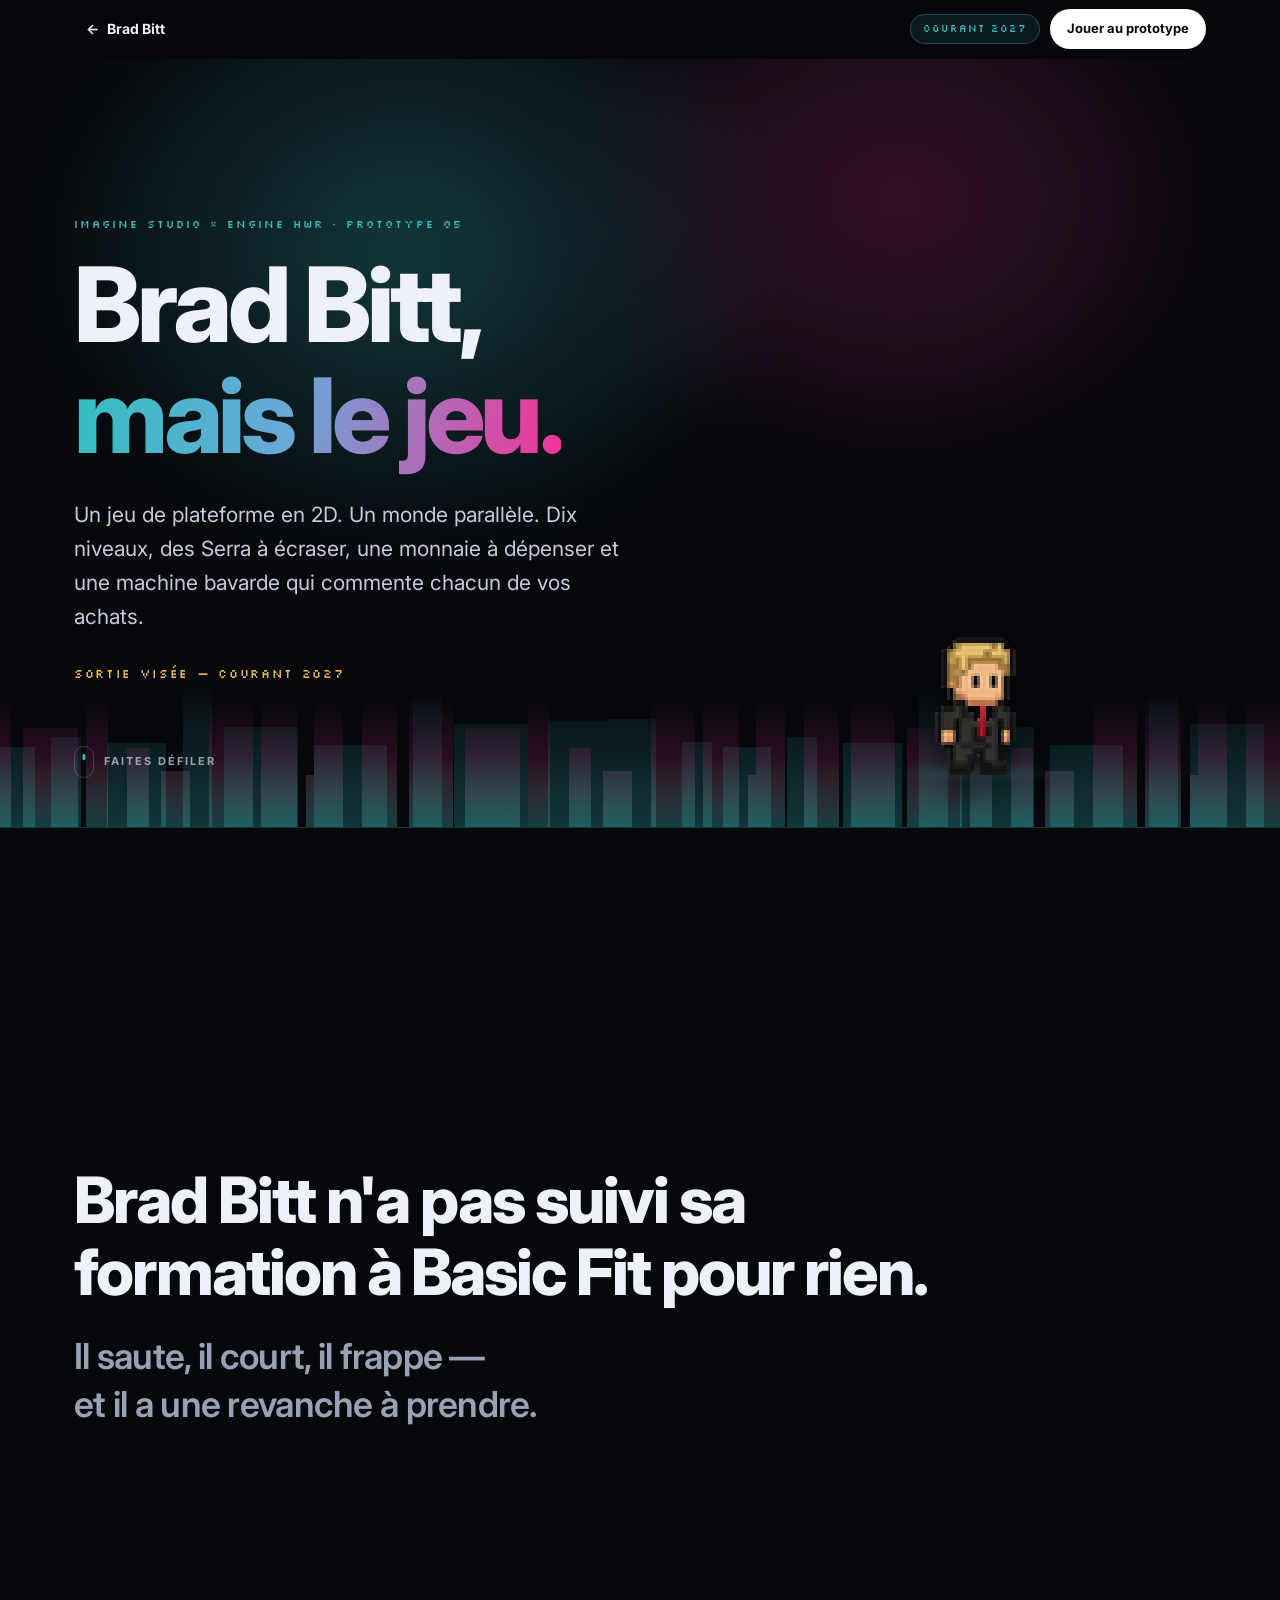
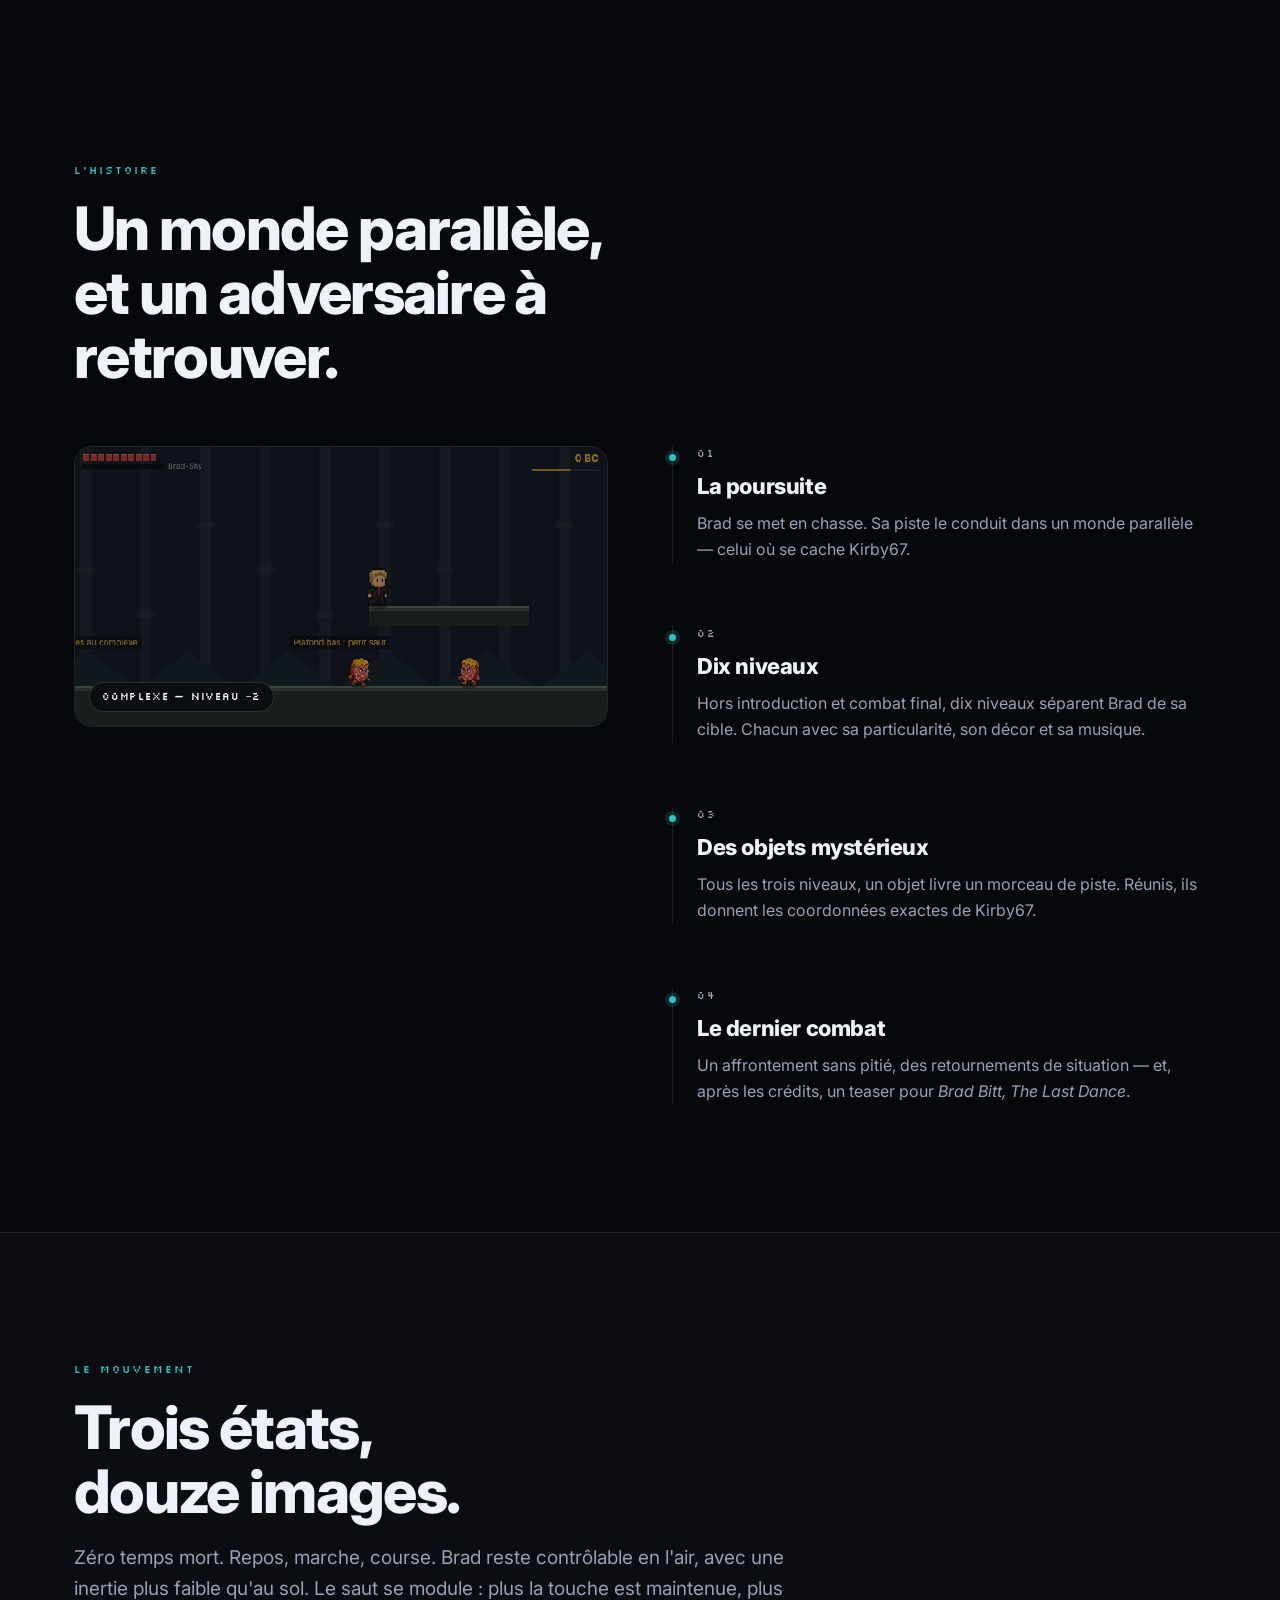
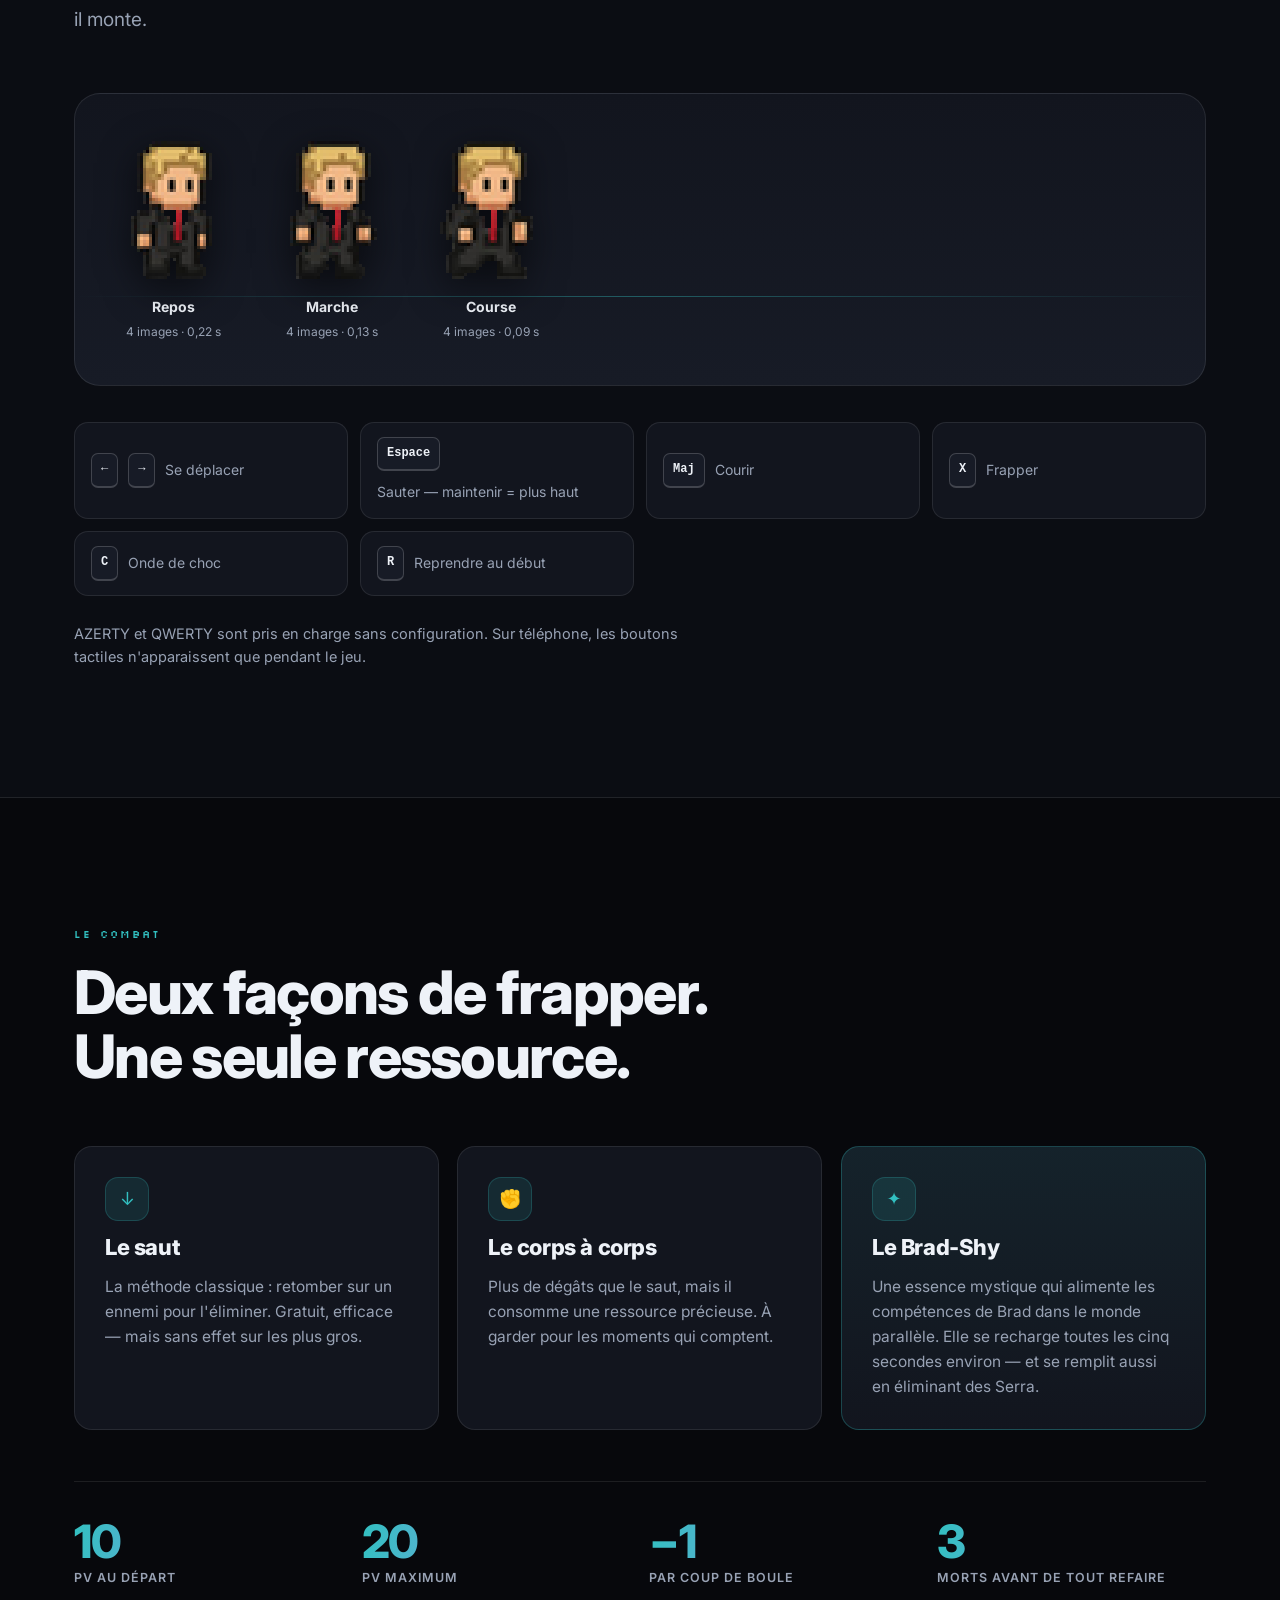
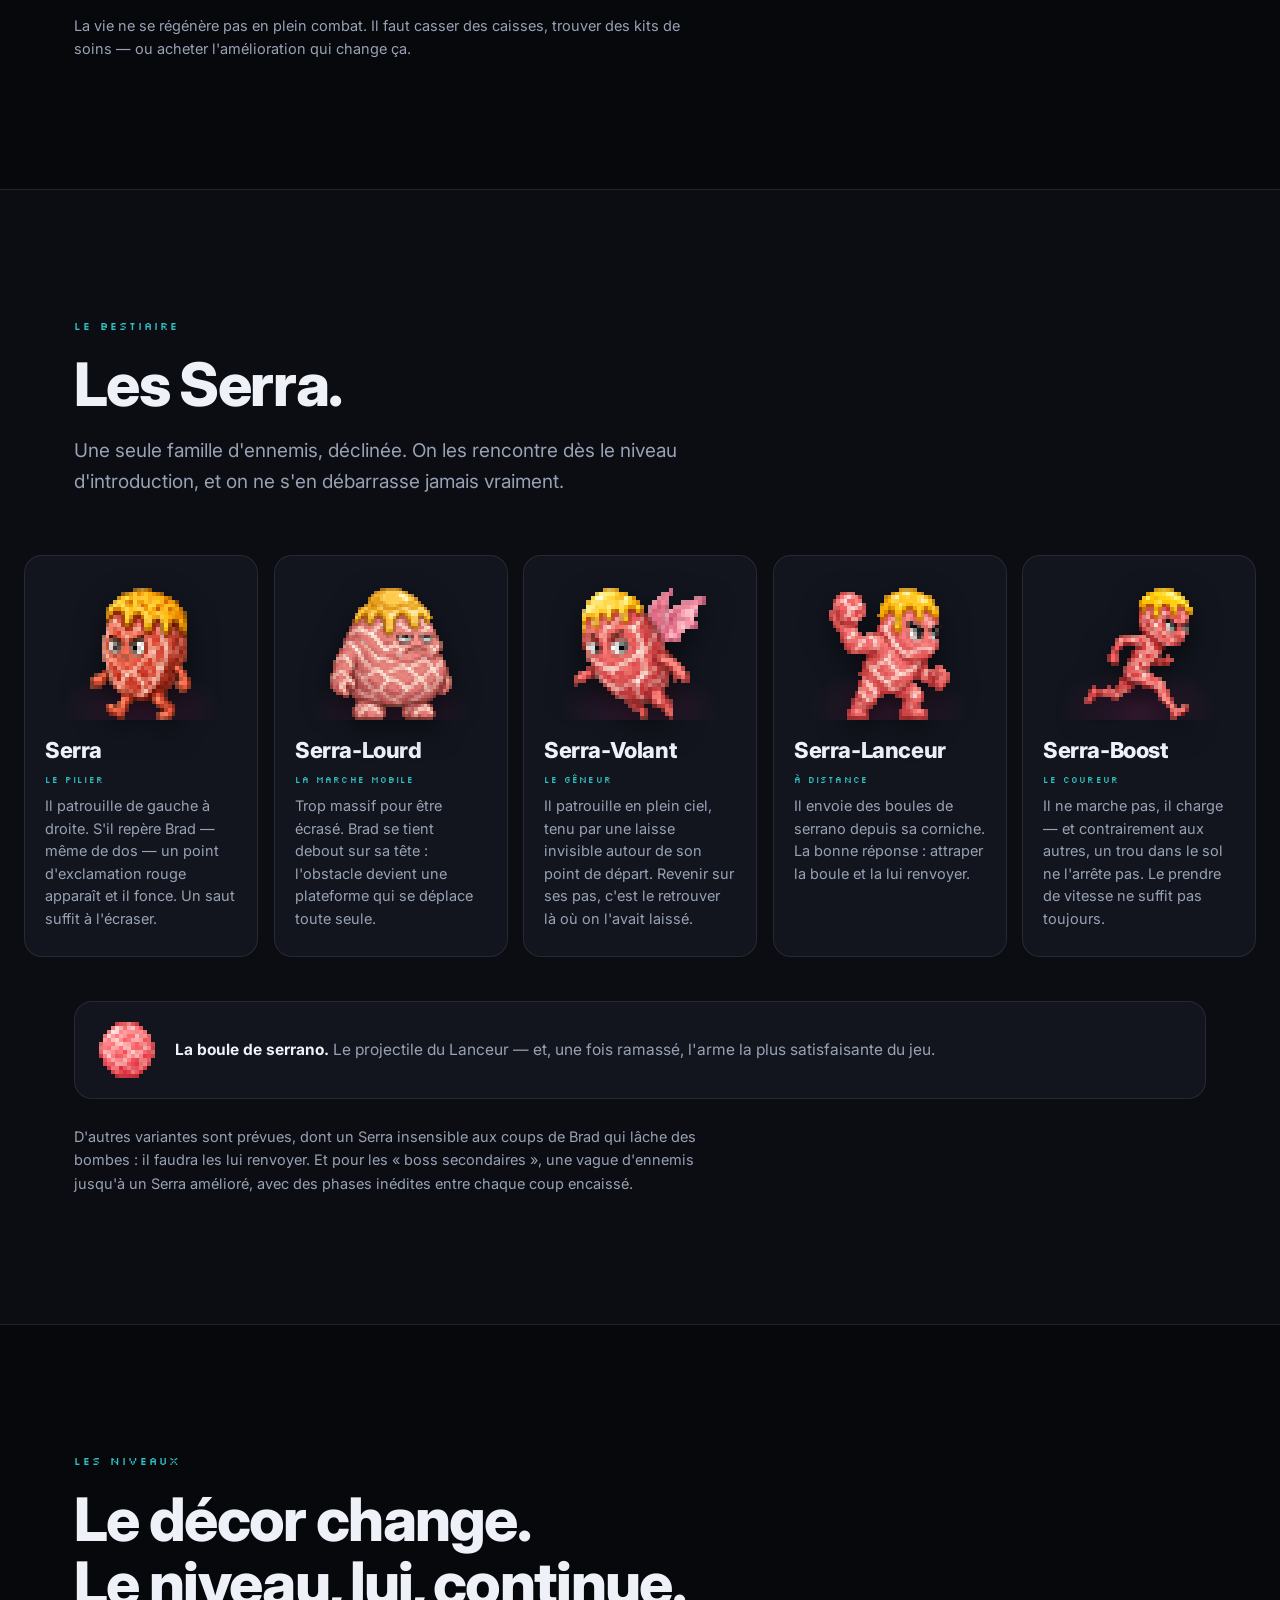
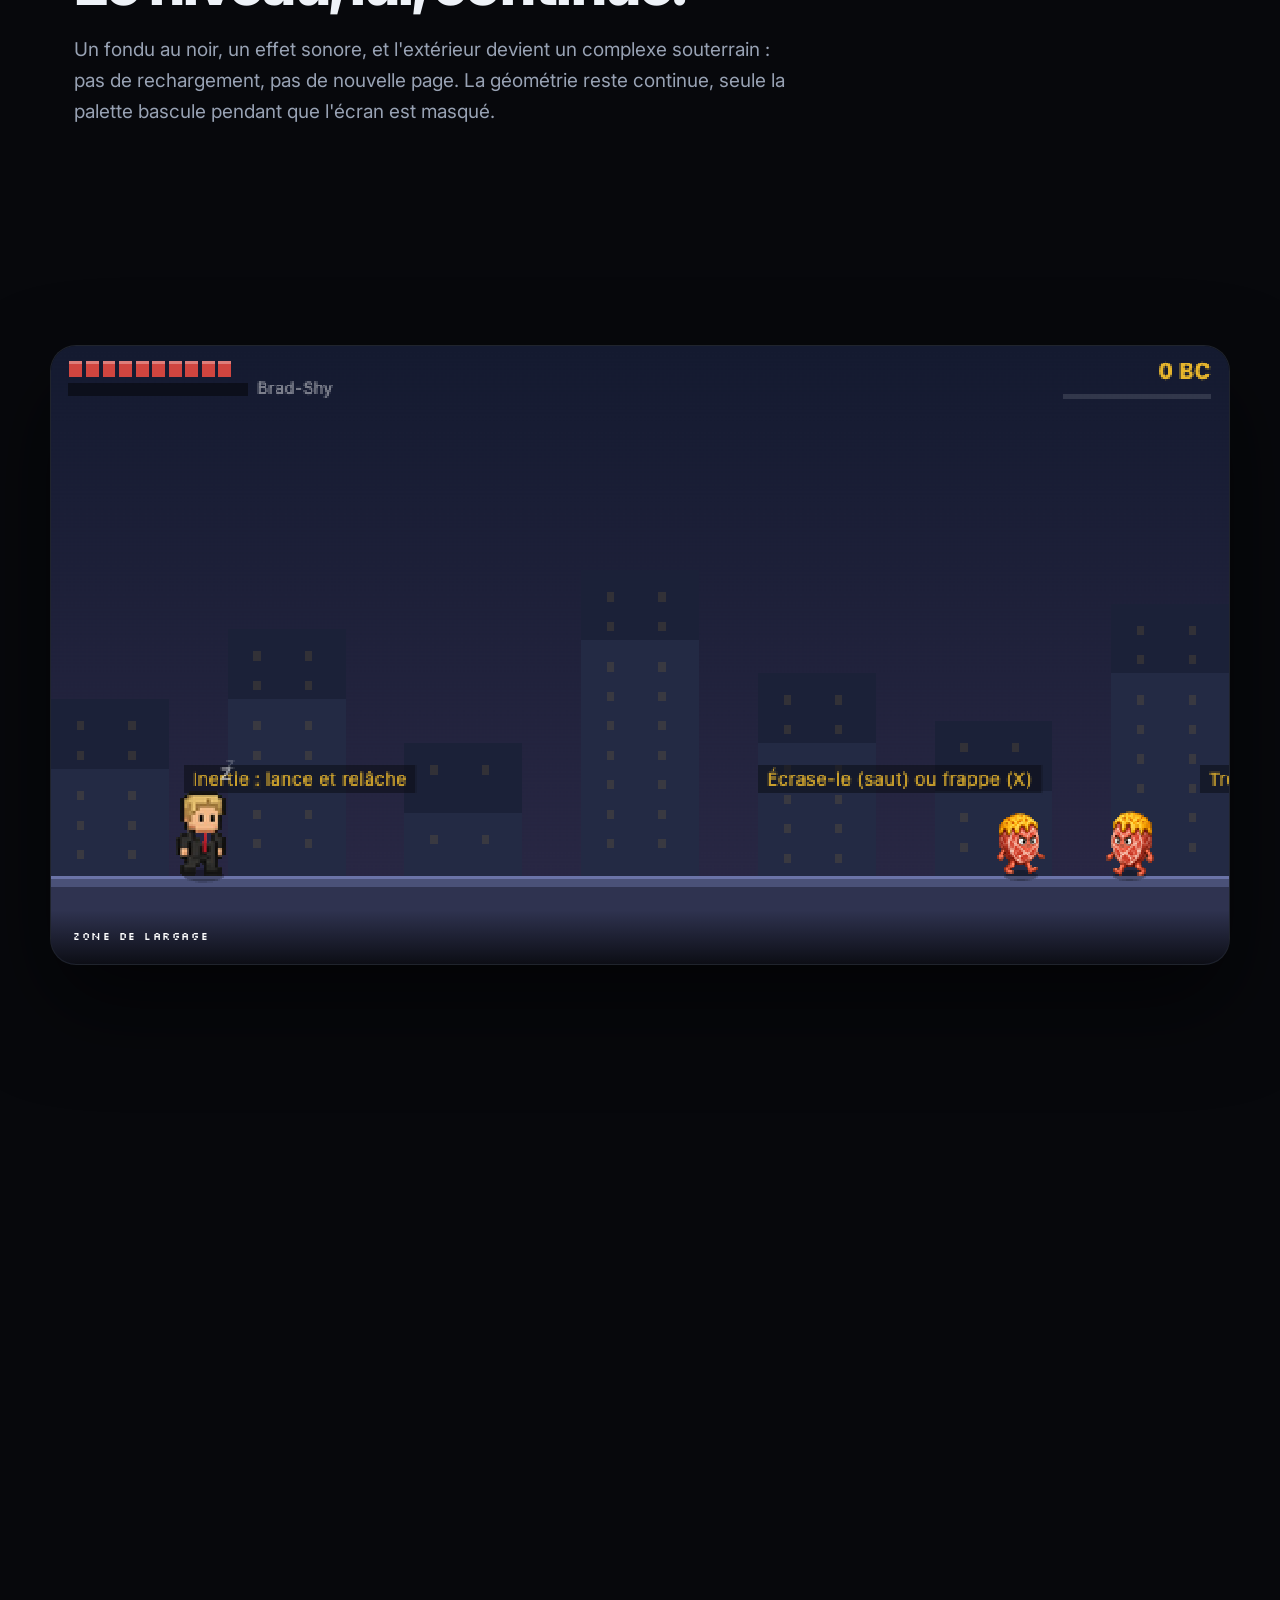
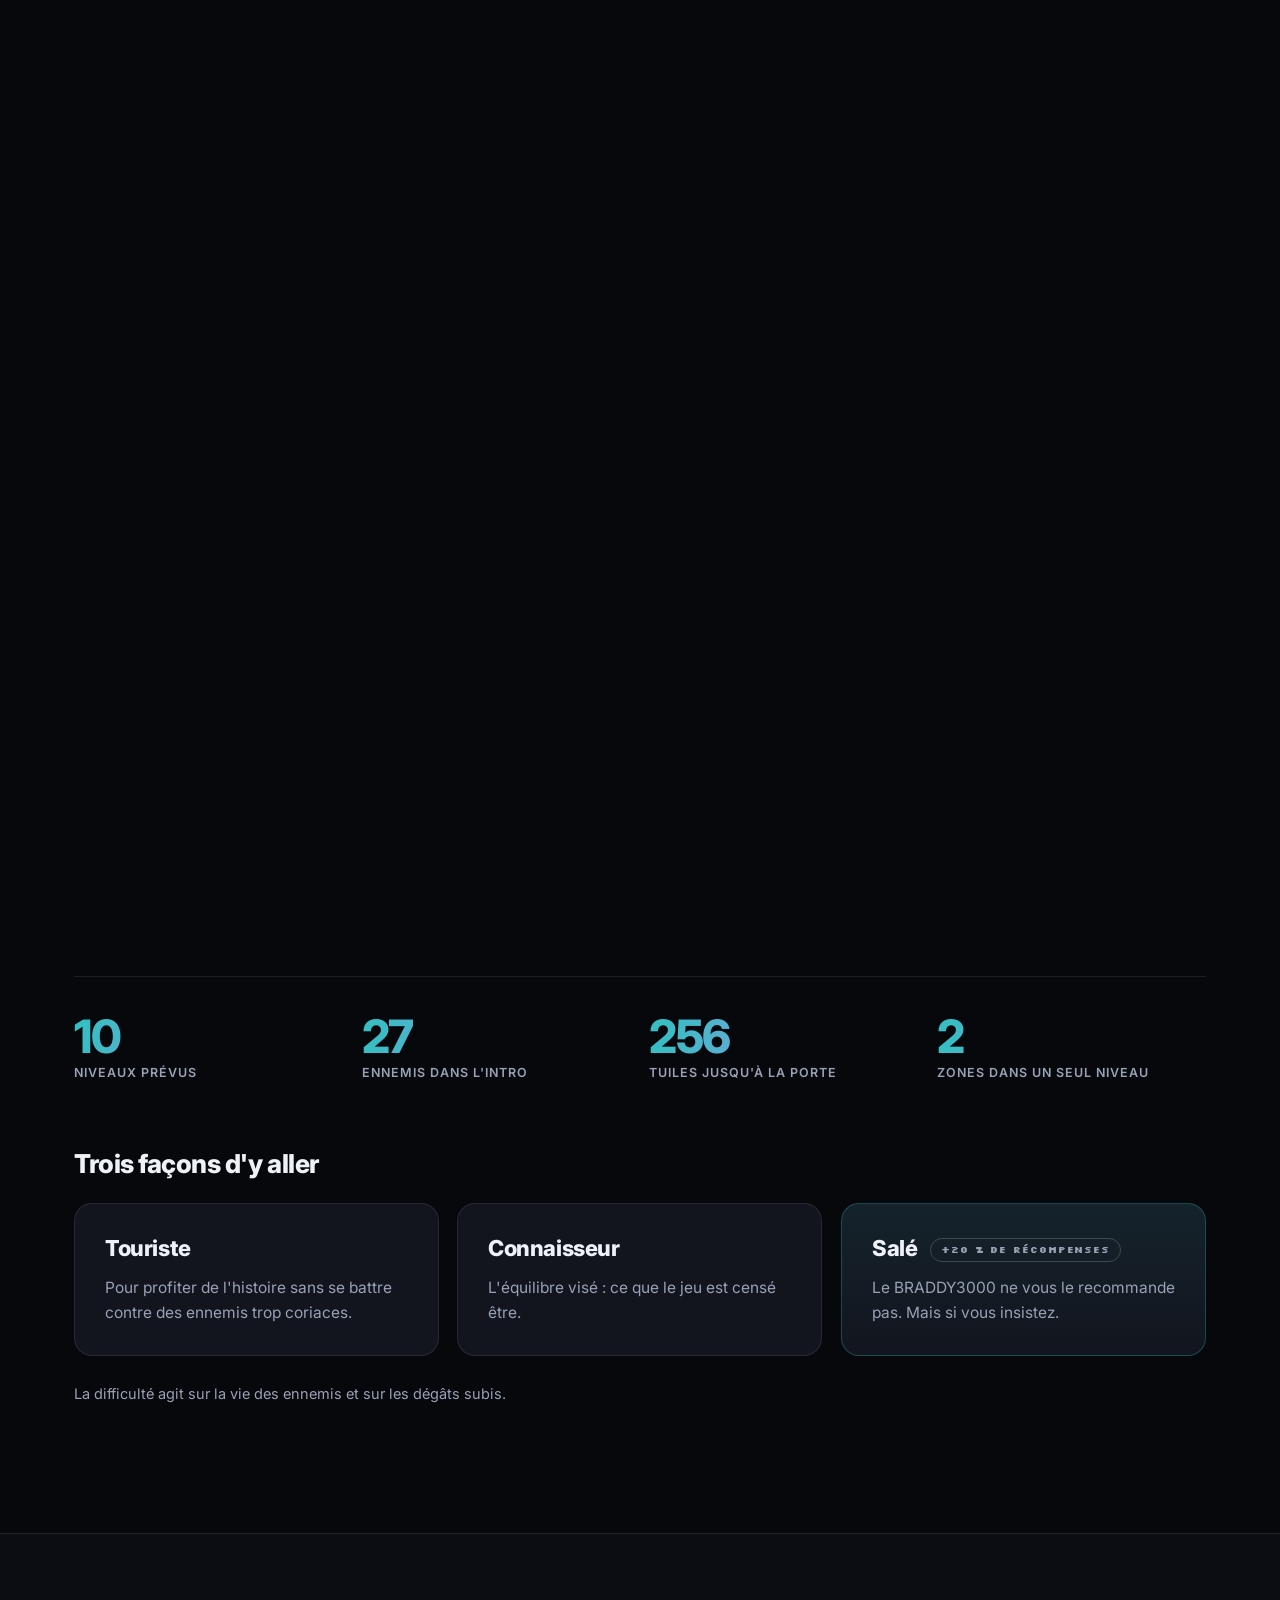
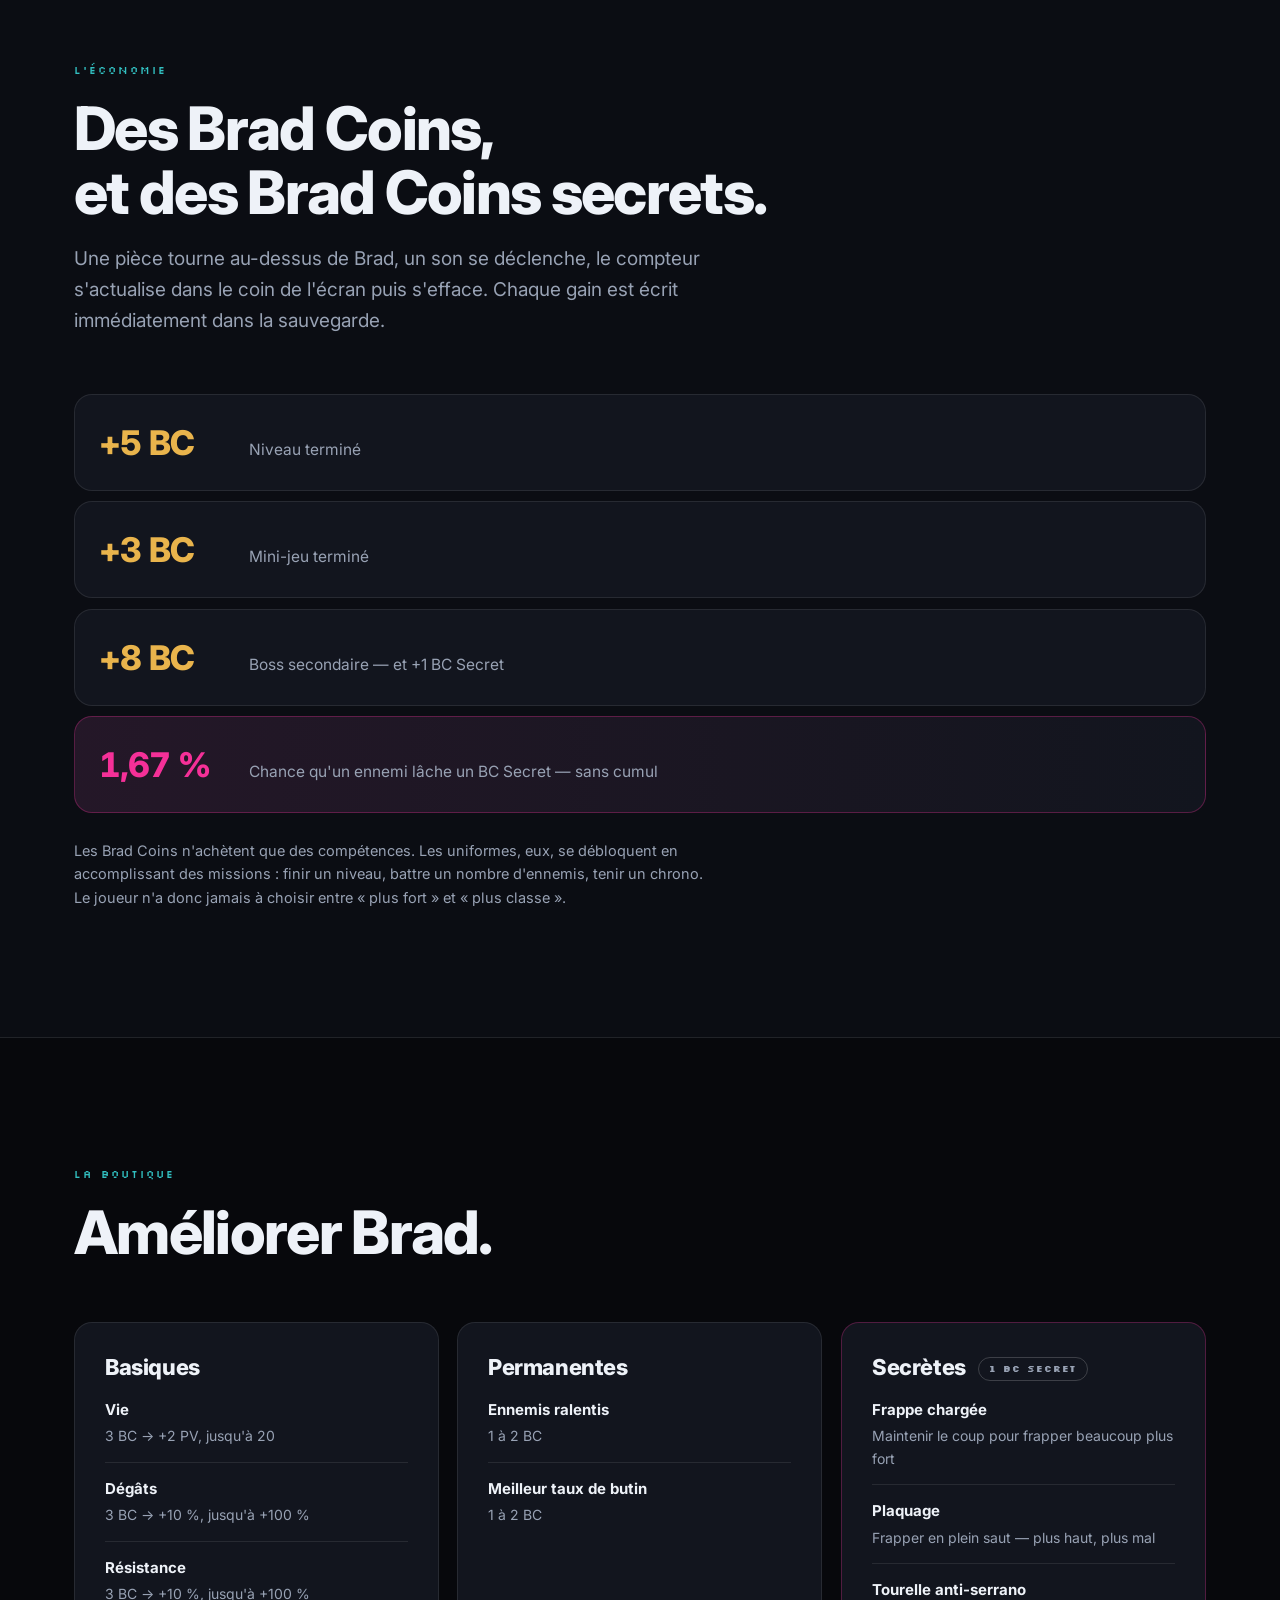
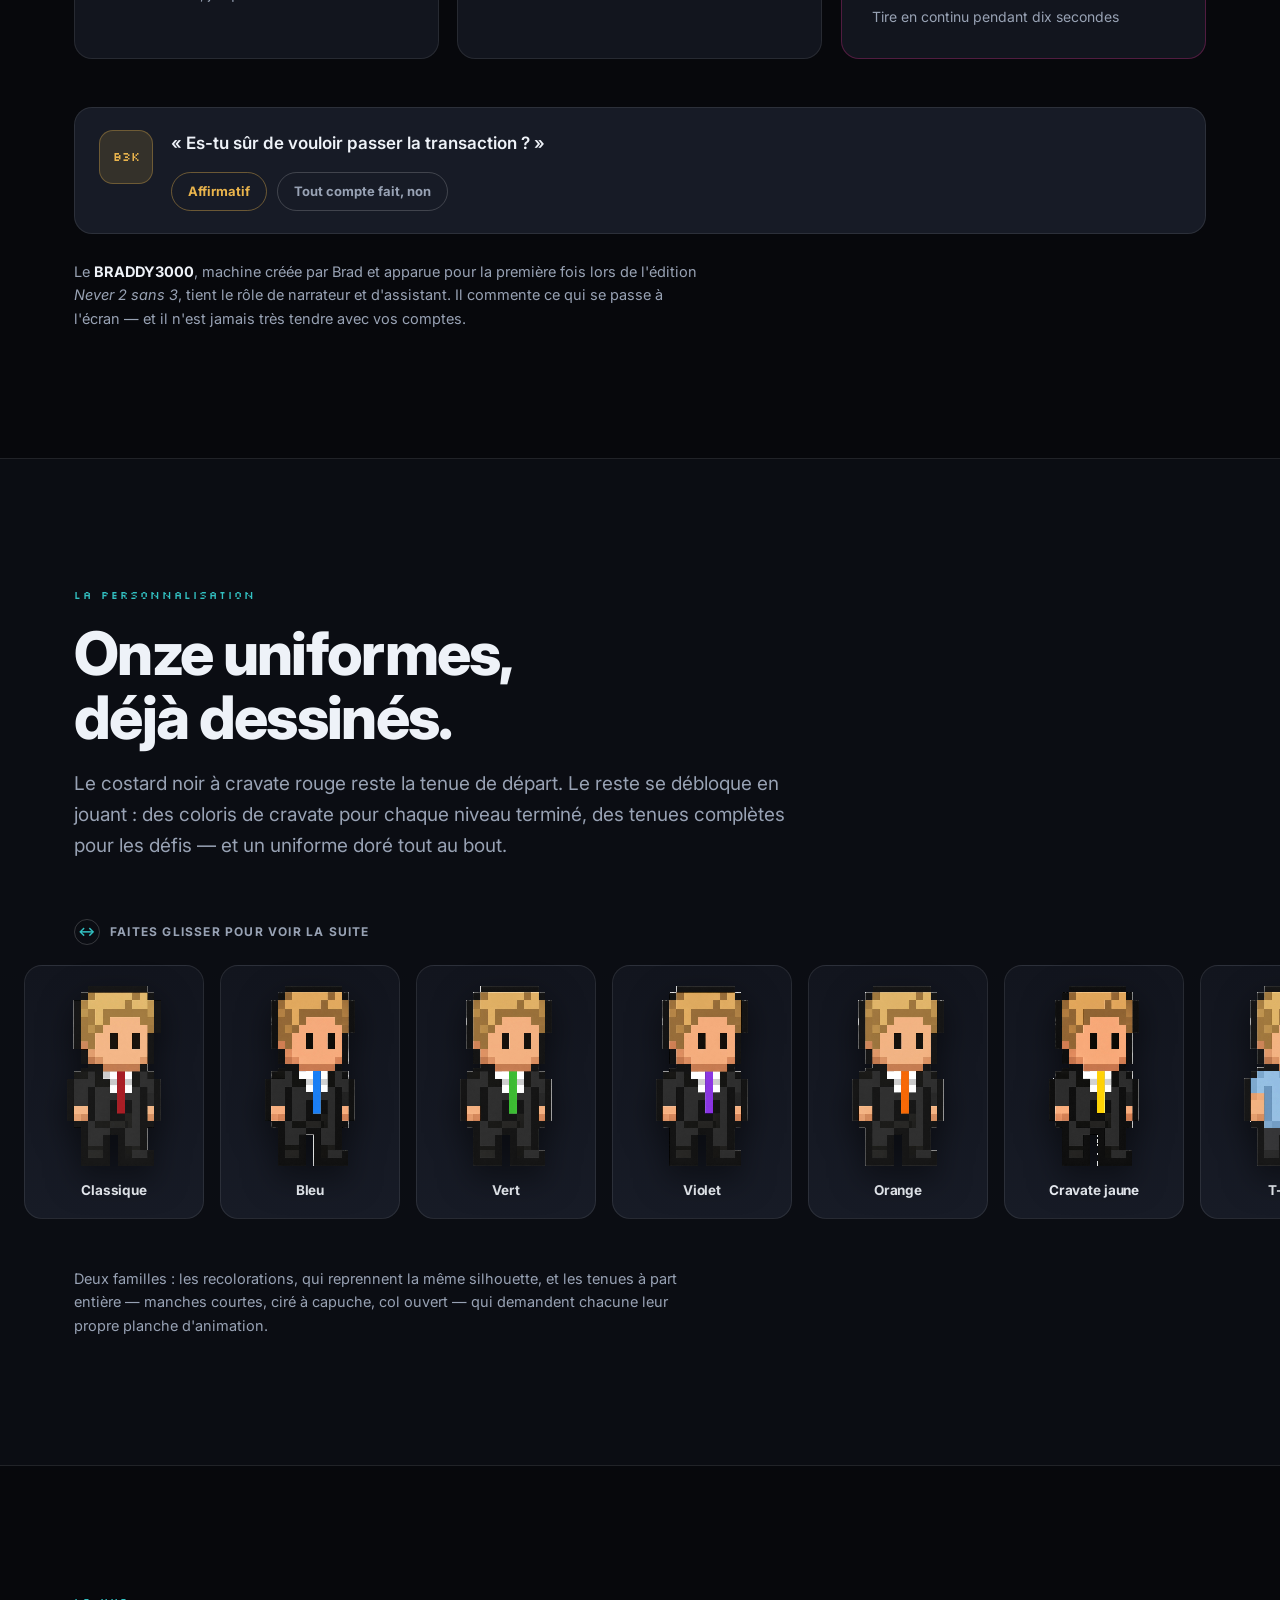
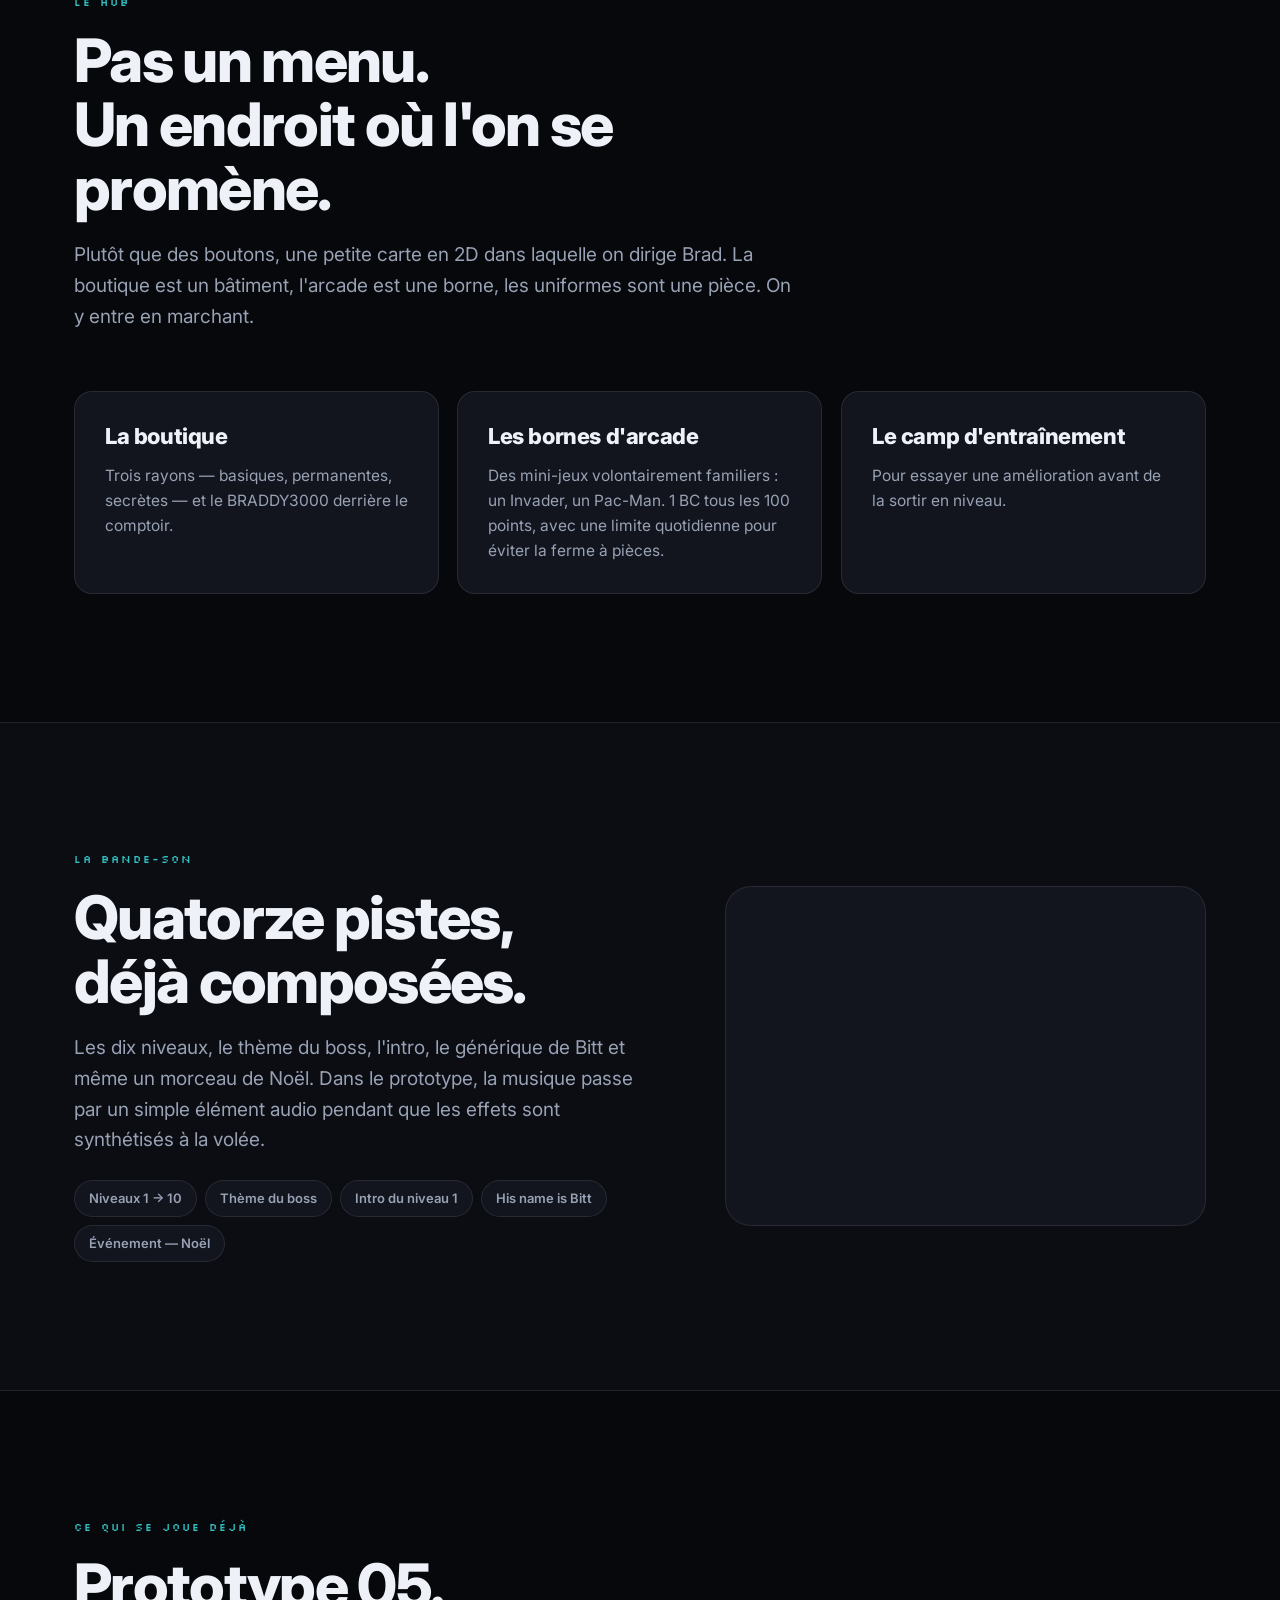
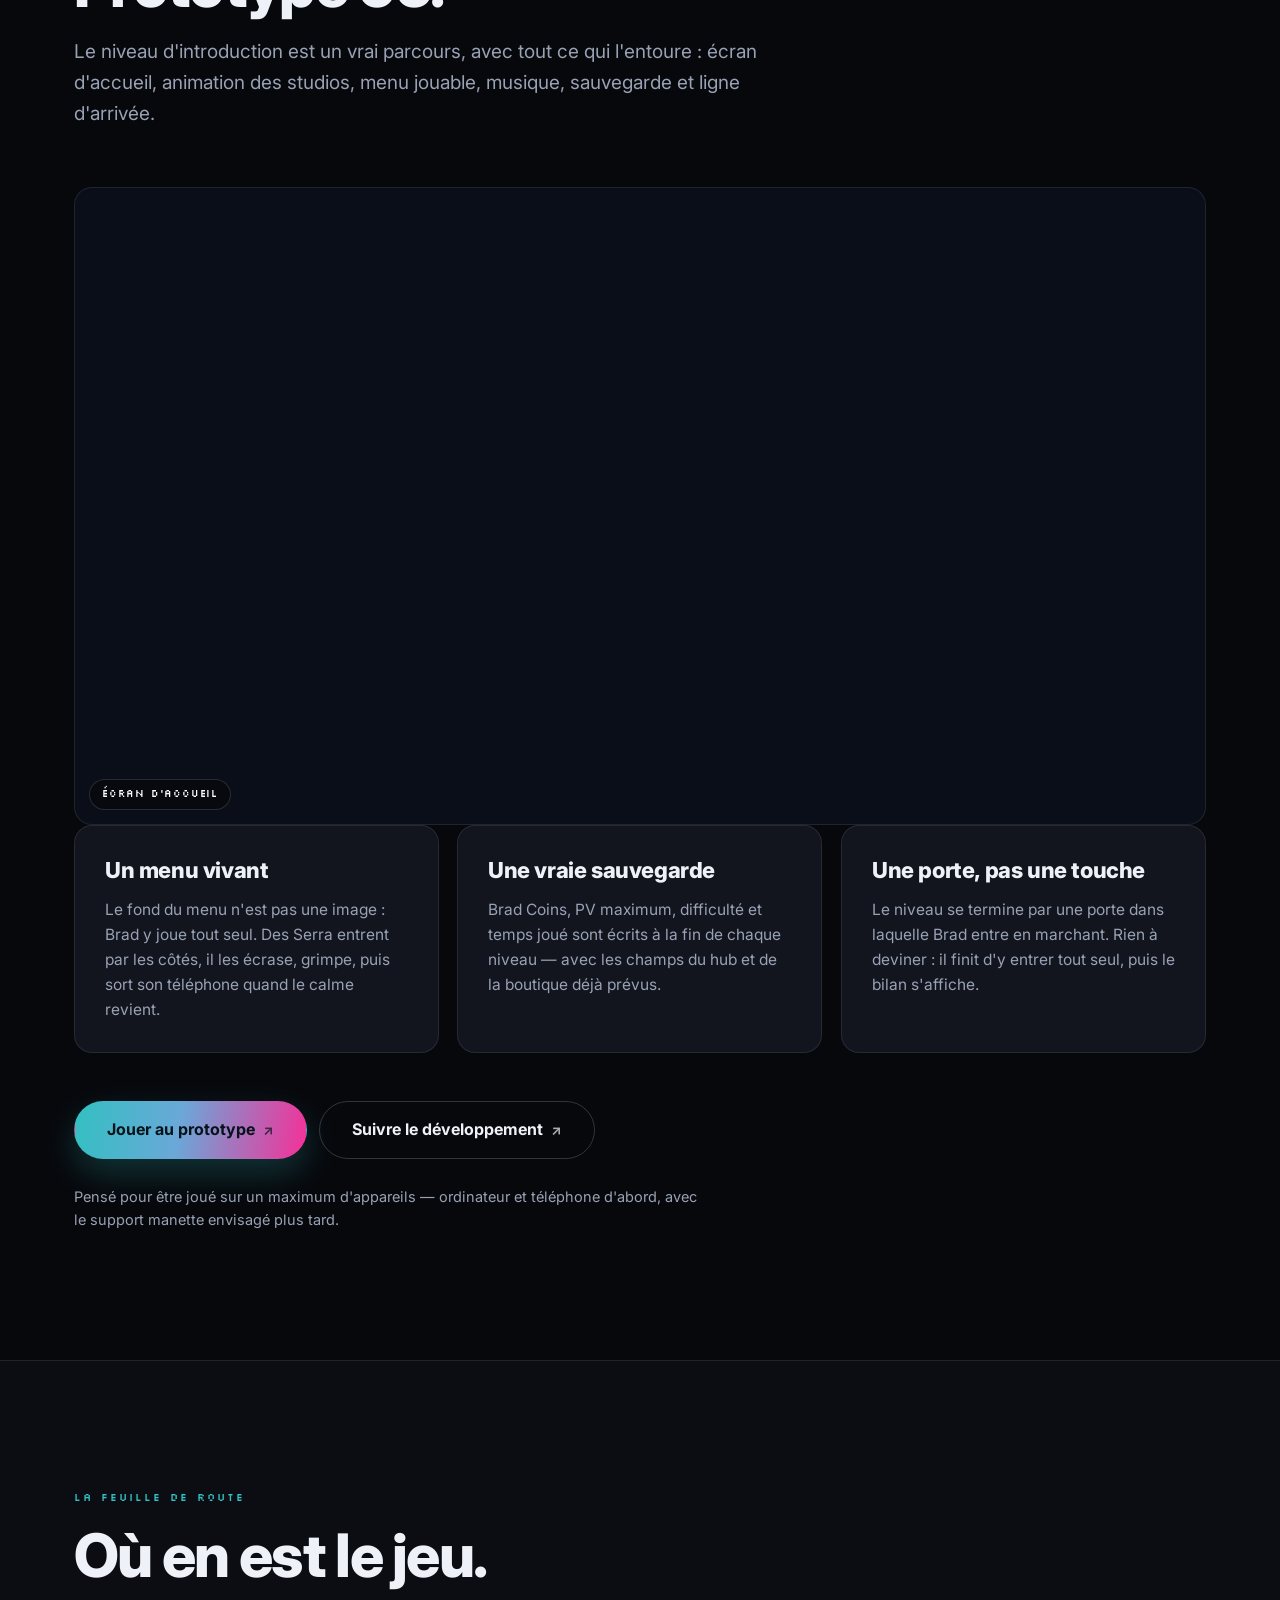
<file: jeu.html>
<!doctype html>
<html lang="fr">
<head>
  <meta charset="utf-8">
  <meta name="viewport" content="width=device-width,initial-scale=1,viewport-fit=cover">
  <title>Brad Bitt, mais le jeu — la présentation</title>
  <meta name="description" content="Brad Bitt, mais le jeu : l'histoire, les déplacements, le combat, les Serra, les niveaux, les Brad Coins, les uniformes et la feuille de route. Sortie visée courant 2027.">

  <link rel="preconnect" href="https://fonts.googleapis.com">
  <link rel="preconnect" href="https://fonts.gstatic.com" crossorigin>
  <link href="https://fonts.googleapis.com/css2?family=Inter:wght@300;400;500;600;700;800;900&family=Silkscreen:wght@400;700&display=swap" rel="stylesheet">

  <link rel="stylesheet" href="jeu.css">

  <link rel="icon" type="image/svg+xml" href="images/web/favicon.svg">
  <link rel="icon" type="image/png" sizes="96x96" href="images/web/favicon-96x96.png">
  <link rel="shortcut icon" href="favicon.ico">
  <link rel="apple-touch-icon" sizes="180x180" href="images/web/apple-touch-icon.png">
  <meta name="theme-color" content="#07080c">
</head>
<body>
  <a class="skip-link" href="#hero">Aller au contenu</a>

  <div class="progress" aria-hidden="true"><span id="progress-bar"></span></div>

  <header class="bar">
    <div class="wrap bar-inner">
      <a class="bar-back" href="index.html">
        <span aria-hidden="true">←</span> Brad&nbsp;Bitt
      </a>
      <p class="bar-title" id="bar-title">mais le jeu</p>
      <div class="bar-right">
        <span class="bar-pill">Courant 2027</span>
        <a class="btn btn-mini" href="https://moonlit-lolly-fa2262.netlify.app" target="_blank" rel="noopener noreferrer">Jouer au prototype</a>
      </div>
    </div>
  </header>

  <main>

  <!-- ============================== HERO ============================== -->
  <section class="hero" id="hero">
    <div class="hero-art" aria-hidden="true">
      <div class="hero-aura"></div>
      <div class="hero-sky hero-sky-far"></div>
      <div class="hero-sky hero-sky-near"></div>
      <div class="hero-floor"></div>
    </div>

    <div class="wrap hero-inner">
      <div class="hero-copy">
        <p class="kicker up">IMAGINe Studio <span aria-hidden="true">×</span> Engine HwR · Prototype 05</p>
        <h1 class="up">Brad Bitt,<br><span class="grad">mais le jeu.</span></h1>
        <p class="hero-lead up">Un jeu de plateforme en 2D. Un monde parallèle.
          Dix niveaux, des Serra à écraser, une monnaie à dépenser
          et une machine bavarde qui commente chacun de vos achats.</p>
        <p class="hero-date up"><strong>Sortie visée — courant 2027</strong></p>
        <div class="hero-cue up" aria-hidden="true"><span></span>Faites défiler</div>
      </div>

      <div class="hero-figure up" aria-hidden="true">
        <div class="brad brad-repos brad-xl"></div>
      </div>
    </div>
  </section>

  <!-- ============================ PROMESSE ============================ -->
  <section class="statement" id="promesse">
    <div class="wrap">
      <p class="big">
        <span class="up">Brad Bitt n'a pas suivi sa formation à Basic&nbsp;Fit pour rien.</span>
        <span class="up dim">Il saute, il court, il frappe —<br>et il a une revanche à prendre.</span>
      </p>
    </div>
  </section>

  <!-- ============================ HISTOIRE ============================ -->
  <section class="section" id="histoire">
    <div class="wrap">
      <header class="head up">
        <p class="kicker">L'histoire</p>
        <h2>Un monde parallèle,<br>et un adversaire à retrouver.</h2>
      </header>
    </div>

    <div class="wrap split">
      <div class="split-media">
        <div class="frame up">
          <img src="images/jeu/captures/complexe.png" alt="Capture du jeu : le complexe, niveau −2, avec un Serra-Lanceur sur une plateforme" loading="lazy" width="1920" height="1008">
          <span class="frame-tag">Complexe — niveau −2</span>
        </div>
      </div>

      <ol class="steps">
        <li class="up">
          <span class="step-num">01</span>
          <h3>La poursuite</h3>
          <p>Brad se met en chasse. Sa piste le conduit dans un monde parallèle —
            celui où se cache Kirby67.</p>
        </li>
        <li class="up">
          <span class="step-num">02</span>
          <h3>Dix niveaux</h3>
          <p>Hors introduction et combat final, dix niveaux séparent Brad de sa cible.
            Chacun avec sa particularité, son décor et sa musique.</p>
        </li>
        <li class="up">
          <span class="step-num">03</span>
          <h3>Des objets mystérieux</h3>
          <p>Tous les trois niveaux, un objet livre un morceau de piste.
            Réunis, ils donnent les coordonnées exactes de Kirby67.</p>
        </li>
        <li class="up">
          <span class="step-num">04</span>
          <h3>Le dernier combat</h3>
          <p>Un affrontement sans pitié, des retournements de situation —
            et, après les crédits, un teaser pour <em>Brad Bitt, The Last Dance</em>.</p>
        </li>
      </ol>
    </div>
  </section>

  <!-- =========================== MOUVEMENT =========================== -->
  <section class="section alt" id="mouvement">
    <div class="wrap">
      <header class="head up">
        <p class="kicker">Le mouvement</p>
        <h2>Trois états,<br>douze images.</h2>
        <p class="lead">Zéro temps mort. Repos, marche, course. Brad reste contrôlable en l'air, avec une inertie plus faible
          qu'au sol. Le saut se module : plus la touche est maintenue, plus il monte.</p>
      </header>

      <div class="sprites up">
        <figure><div class="brad brad-repos"></div><figcaption>Repos<span>4 images · 0,22 s</span></figcaption></figure>
        <figure><div class="brad brad-marche"></div><figcaption>Marche<span>4 images · 0,13 s</span></figcaption></figure>
        <figure><div class="brad brad-course"></div><figcaption>Course<span>4 images · 0,09 s</span></figcaption></figure>
      </div>

      <div class="keys up">
        <div class="key"><kbd>←</kbd><kbd>→</kbd><span>Se déplacer</span></div>
        <div class="key"><kbd>Espace</kbd><span>Sauter — maintenir&nbsp;= plus haut</span></div>
        <div class="key"><kbd>Maj</kbd><span>Courir</span></div>
        <div class="key"><kbd>X</kbd><span>Frapper</span></div>
        <div class="key"><kbd>C</kbd><span>Onde de choc</span></div>
        <div class="key"><kbd>R</kbd><span>Reprendre au début</span></div>
      </div>
      <p class="note up">AZERTY et QWERTY sont pris en charge sans configuration.
        Sur téléphone, les boutons tactiles n'apparaissent que pendant le jeu.</p>
    </div>
  </section>

  <!-- ============================= COMBAT ============================= -->
  <section class="section" id="combat">
    <div class="wrap">
      <header class="head up">
        <p class="kicker">Le combat</p>
        <h2>Deux façons de frapper.<br>Une seule ressource.</h2>
      </header>

      <div class="cards-3">
        <article class="card up">
          <div class="card-ico" aria-hidden="true">↓</div>
          <h3>Le saut</h3>
          <p>La méthode classique : retomber sur un ennemi pour l'éliminer.
            Gratuit, efficace — mais sans effet sur les plus gros.</p>
        </article>
        <article class="card up">
          <div class="card-ico" aria-hidden="true">✊</div>
          <h3>Le corps à corps</h3>
          <p>Plus de dégâts que le saut, mais il consomme une ressource précieuse.
            À garder pour les moments qui comptent.</p>
        </article>
        <article class="card up accent">
          <div class="card-ico" aria-hidden="true">✦</div>
          <h3>Le Brad-Shy</h3>
          <p>Une essence mystique qui alimente les compétences de Brad dans le monde parallèle.
            Elle se recharge toutes les cinq secondes environ — et se remplit aussi
            en éliminant des Serra.</p>
        </article>
      </div>

      <div class="stat-row up">
        <div class="stat"><strong>10</strong><span>PV au départ</span></div>
        <div class="stat"><strong>20</strong><span>PV maximum</span></div>
        <div class="stat"><strong>−1</strong><span>Par coup de boule</span></div>
        <div class="stat"><strong>3</strong><span>Morts avant de tout refaire</span></div>
      </div>
      <p class="note up">La vie ne se régénère pas en plein combat. Il faut casser des caisses,
        trouver des kits de soins — ou acheter l'amélioration qui change ça.</p>
    </div>
  </section>

  <!-- ============================= SERRA ============================== -->
  <section class="section alt" id="serra">
    <div class="wrap">
      <header class="head up">
        <p class="kicker">Le bestiaire</p>
        <h2>Les Serra.</h2>
        <p class="lead">Une seule famille d'ennemis, déclinée. On les rencontre dès le niveau
          d'introduction, et on ne s'en débarrasse jamais vraiment.</p>
      </header>
    </div>

    <div class="roster" id="roster">
      <article class="mob up">
        <div class="mob-art"><img src="images/jeu/ennemis/serra.png" alt="Serra" loading="lazy"></div>
        <h3>Serra</h3>
        <p class="mob-tag">Le pilier</p>
        <p>Il patrouille de gauche à droite. S'il repère Brad — même de dos — un point
          d'exclamation rouge apparaît et il fonce. Un saut suffit à l'écraser.</p>
      </article>

      <article class="mob up">
        <div class="mob-art"><img src="images/jeu/ennemis/serra-lourd.png" alt="Serra-Lourd" loading="lazy"></div>
        <h3>Serra-Lourd</h3>
        <p class="mob-tag">La marche mobile</p>
        <p>Trop massif pour être écrasé. Brad se tient debout sur sa tête :
          l'obstacle devient une plateforme qui se déplace toute seule.</p>
      </article>

      <article class="mob up">
        <div class="mob-art float"><img src="images/jeu/ennemis/serra-volant.png" alt="Serra-Volant" loading="lazy"></div>
        <h3>Serra-Volant</h3>
        <p class="mob-tag">Le gêneur</p>
        <p>Il patrouille en plein ciel, tenu par une laisse invisible autour de son point
          de départ. Revenir sur ses pas, c'est le retrouver là où on l'avait laissé.</p>
      </article>

      <article class="mob up">
        <div class="mob-art"><img src="images/jeu/ennemis/serra-lanceur.png" alt="Serra-Lanceur" loading="lazy"></div>
        <h3>Serra-Lanceur</h3>
        <p class="mob-tag">À distance</p>
        <p>Il envoie des boules de serrano depuis sa corniche. La bonne réponse :
          attraper la boule et la lui renvoyer.</p>
      </article>

      <article class="mob up">
        <div class="mob-art"><img src="images/jeu/ennemis/serra-boost.png" alt="Serra-Boost" loading="lazy"></div>
        <h3>Serra-Boost</h3>
        <p class="mob-tag">Le coureur</p>
        <p>Il ne marche pas, il charge — et contrairement aux autres, un trou dans le sol
          ne l'arrête pas. Le prendre de vitesse ne suffit pas toujours.</p>
      </article>
    </div>

    <div class="wrap">
      <div class="ammo up">
        <img src="images/jeu/ennemis/boule-serrano.png" alt="Boule de serrano" loading="lazy">
        <p><strong>La boule de serrano.</strong> Le projectile du Lanceur — et, une fois ramassé,
          l'arme la plus satisfaisante du jeu.</p>
      </div>
      <p class="note up">D'autres variantes sont prévues, dont un Serra insensible aux coups de Brad
        qui lâche des bombes : il faudra les lui renvoyer. Et pour les « boss secondaires »,
        une vague d'ennemis jusqu'à un Serra amélioré, avec des phases inédites entre chaque coup encaissé.</p>
    </div>
  </section>

  <!-- ============================ NIVEAUX ============================= -->
  <section class="section" id="niveaux">
    <div class="wrap">
      <header class="head up">
        <p class="kicker">Les niveaux</p>
        <h2>Le décor change.<br>Le niveau, lui, continue.</h2>
        <p class="lead">Un fondu au noir, un effet sonore, et l'extérieur devient un complexe souterrain :
          pas de rechargement, pas de nouvelle page. La géométrie reste continue,
          seule la palette bascule pendant que l'écran est masqué.</p>
      </header>
    </div>

    <div class="zone" id="zone">
      <div class="zone-sticky">
        <figure class="zone-frame">
          <img class="zone-img" src="images/jeu/captures/zone-largage.png" alt="Zone de largage : extérieur nocturne, skyline pixelisée" loading="lazy" width="1920" height="1008">
          <img class="zone-img zone-b" id="zone-b" src="images/jeu/captures/complexe.png" alt="Complexe niveau −2 : intérieur sombre et verdâtre" loading="lazy" width="1920" height="1008">
          <figcaption class="zone-label"><span id="zone-name">Zone de largage</span></figcaption>
        </figure>
      </div>
      <div class="zone-spacer"></div>
    </div>

    <div class="wrap">
      <div class="stat-row up">
        <div class="stat"><strong>10</strong><span>Niveaux prévus</span></div>
        <div class="stat"><strong>27</strong><span>Ennemis dans l'intro</span></div>
        <div class="stat"><strong>256</strong><span>Tuiles jusqu'à la porte</span></div>
        <div class="stat"><strong>2</strong><span>Zones dans un seul niveau</span></div>
      </div>

      <h3 class="sub up">Trois façons d'y aller</h3>
      <div class="cards-3">
        <article class="card up">
          <h3>Touriste</h3>
          <p>Pour profiter de l'histoire sans se battre contre des ennemis trop coriaces.</p>
        </article>
        <article class="card up">
          <h3>Connaisseur</h3>
          <p>L'équilibre visé : ce que le jeu est censé être.</p>
        </article>
        <article class="card up accent">
          <h3>Salé <span class="chip">+20 % de récompenses</span></h3>
          <p>Le BRADDY3000 ne vous le recommande pas. Mais si vous insistez.</p>
        </article>
      </div>
      <p class="note up">La difficulté agit sur la vie des ennemis et sur les dégâts subis.</p>
    </div>
  </section>

  <!-- =========================== BRAD COINS =========================== -->
  <section class="section alt" id="coins">
    <div class="wrap">
      <header class="head up">
        <p class="kicker">L'économie</p>
        <h2>Des Brad Coins,<br>et des Brad Coins secrets.</h2>
        <p class="lead">Une pièce tourne au-dessus de Brad, un son se déclenche, le compteur s'actualise
          dans le coin de l'écran puis s'efface. Chaque gain est écrit immédiatement dans la sauvegarde.</p>
      </header>

      <div class="coins">
        <div class="coin-line up"><span class="coin-val">+5 BC</span><span class="coin-lab">Niveau terminé</span></div>
        <div class="coin-line up"><span class="coin-val">+3 BC</span><span class="coin-lab">Mini-jeu terminé</span></div>
        <div class="coin-line up"><span class="coin-val">+8 BC</span><span class="coin-lab">Boss secondaire — et +1 BC Secret</span></div>
        <div class="coin-line up secret"><span class="coin-val">1,67 %</span><span class="coin-lab">Chance qu'un ennemi lâche un BC Secret — sans cumul</span></div>
      </div>

      <p class="note up">Les Brad Coins n'achètent que des compétences. Les uniformes, eux, se débloquent
        en accomplissant des missions : finir un niveau, battre un nombre d'ennemis, tenir un chrono.
        Le joueur n'a donc jamais à choisir entre « plus fort » et « plus classe ».</p>
    </div>
  </section>

  <!-- =========================== BOUTIQUE ============================= -->
  <section class="section" id="boutique">
    <div class="wrap">
      <header class="head up">
        <p class="kicker">La boutique</p>
        <h2>Améliorer Brad.</h2>
      </header>

      <div class="shop">
        <div class="shop-col up">
          <h3>Basiques</h3>
          <ul class="list">
            <li><b>Vie</b><span>3 BC → +2 PV, jusqu'à 20</span></li>
            <li><b>Dégâts</b><span>3 BC → +10 %, jusqu'à +100 %</span></li>
            <li><b>Résistance</b><span>3 BC → +10 %, jusqu'à +100 %</span></li>
          </ul>
        </div>
        <div class="shop-col up">
          <h3>Permanentes</h3>
          <ul class="list">
            <li><b>Ennemis ralentis</b><span>1 à 2 BC</span></li>
            <li><b>Meilleur taux de butin</b><span>1 à 2 BC</span></li>
          </ul>
        </div>
        <div class="shop-col up secret-col">
          <h3>Secrètes <span class="chip">1 BC Secret</span></h3>
          <ul class="list">
            <li><b>Frappe chargée</b><span>Maintenir le coup pour frapper beaucoup plus fort</span></li>
            <li><b>Plaquage</b><span>Frapper en plein saut — plus haut, plus mal</span></li>
            <li><b>Tourelle anti-serrano</b><span>Tire en continu pendant dix secondes</span></li>
          </ul>
        </div>
      </div>

      <div class="braddy up">
        <div class="braddy-avatar" aria-hidden="true">B3K</div>
        <div class="braddy-bubble">
          <p>« Es-tu sûr de vouloir passer la transaction&nbsp;? »</p>
          <div class="braddy-choices"><span>Affirmatif</span><span>Tout compte fait, non</span></div>
        </div>
      </div>
      <p class="note up">Le <strong>BRADDY3000</strong>, machine créée par Brad et apparue pour la première fois
        lors de l'édition <em>Never 2 sans 3</em>, tient le rôle de narrateur et d'assistant.
        Il commente ce qui se passe à l'écran — et il n'est jamais très tendre avec vos comptes.</p>
    </div>
  </section>

  <!-- =========================== UNIFORMES ============================ -->
  <section class="section alt" id="uniformes">
    <div class="wrap">
      <header class="head up">
        <p class="kicker">La personnalisation</p>
        <h2>Onze uniformes,<br>déjà dessinés.</h2>
        <p class="lead">Le costard noir à cravate rouge reste la tenue de départ.
          Le reste se débloque en jouant : des coloris de cravate pour chaque niveau terminé,
          des tenues complètes pour les défis — et un uniforme doré tout au bout.</p>
      </header>
    </div>

    <p class="wrap scroll-hint up" aria-hidden="true"><span>↔</span> Faites glisser pour voir la suite</p>

    <div class="fits" id="fits">
      <figure class="fit up"><img src="images/jeu/uniformes/classique.png" alt="Uniforme classique" loading="lazy"><figcaption>Classique</figcaption></figure>
      <figure class="fit up"><img src="images/jeu/uniformes/classique-bleu.png" alt="Uniforme classique bleu" loading="lazy"><figcaption>Bleu</figcaption></figure>
      <figure class="fit up"><img src="images/jeu/uniformes/classique-vert.png" alt="Uniforme classique vert" loading="lazy"><figcaption>Vert</figcaption></figure>
      <figure class="fit up"><img src="images/jeu/uniformes/classique-violet.png" alt="Uniforme classique violet" loading="lazy"><figcaption>Violet</figcaption></figure>
      <figure class="fit up"><img src="images/jeu/uniformes/classique-orange.png" alt="Uniforme classique orange" loading="lazy"><figcaption>Orange</figcaption></figure>
      <figure class="fit up"><img src="images/jeu/uniformes/cravate-jaune.png" alt="Uniforme cravate jaune" loading="lazy"><figcaption>Cravate jaune</figcaption></figure>
      <figure class="fit up"><img src="images/jeu/uniformes/t-shirt.png" alt="Uniforme t-shirt" loading="lazy"><figcaption>T-shirt</figcaption></figure>
      <figure class="fit up"><img src="images/jeu/uniformes/pecheur.png" alt="Uniforme pêcheur" loading="lazy"><figcaption>Pêcheur</figcaption></figure>
      <figure class="fit up"><img src="images/jeu/uniformes/funky.png" alt="Uniforme funky" loading="lazy"><figcaption>Funky</figcaption></figure>
      <figure class="fit up"><img src="images/jeu/uniformes/exclu-beta.png" alt="Uniforme exclusivité bêta" loading="lazy"><figcaption>Exclu bêta</figcaption></figure>
      <figure class="fit up gold"><img src="images/jeu/uniformes/dore.png" alt="Uniforme doré" loading="lazy"><figcaption>Doré</figcaption></figure>
    </div>

    <div class="wrap">
      <p class="note up">Deux familles : les recolorations, qui reprennent la même silhouette,
        et les tenues à part entière — manches courtes, ciré à capuche, col ouvert —
        qui demandent chacune leur propre planche d'animation.</p>
    </div>
  </section>

  <!-- ============================== HUB =============================== -->
  <section class="section" id="hub">
    <div class="wrap">
      <header class="head up">
        <p class="kicker">Le hub</p>
        <h2>Pas un menu.<br>Un endroit où l'on se promène.</h2>
        <p class="lead">Plutôt que des boutons, une petite carte en 2D dans laquelle on dirige Brad.
          La boutique est un bâtiment, l'arcade est une borne, les uniformes sont une pièce.
          On y entre en marchant.</p>
      </header>

      <div class="cards-3">
        <article class="card up"><h3>La boutique</h3><p>Trois rayons — basiques, permanentes, secrètes — et le BRADDY3000 derrière le comptoir.</p></article>
        <article class="card up"><h3>Les bornes d'arcade</h3><p>Des mini-jeux volontairement familiers : un Invader, un Pac-Man. 1 BC tous les 100 points, avec une limite quotidienne pour éviter la ferme à pièces.</p></article>
        <article class="card up"><h3>Le camp d'entraînement</h3><p>Pour essayer une amélioration avant de la sortir en niveau.</p></article>
      </div>
    </div>
  </section>

  <!-- ============================ MUSIQUE ============================= -->
  <section class="section alt" id="musique">
    <div class="wrap">
      <div class="ost">
        <div class="ost-text up">
          <p class="kicker">La bande-son</p>
          <h2>Quatorze pistes,<br>déjà composées.</h2>
          <p class="lead">Les dix niveaux, le thème du boss, l'intro, le générique de Bitt
            et même un morceau de Noël. Dans le prototype, la musique passe par un simple
            élément audio pendant que les effets sont synthétisés à la volée.</p>
          <ul class="tracks">
            <li>Niveaux 1 → 10</li><li>Thème du boss</li><li>Intro du niveau 1</li>
            <li>His name is Bitt</li><li>Événement — Noël</li>
          </ul>
        </div>
        <div class="eq up" aria-hidden="true">
          <span></span><span></span><span></span><span></span><span></span><span></span>
          <span></span><span></span><span></span><span></span><span></span><span></span>
          <span></span><span></span><span></span><span></span><span></span><span></span>
        </div>
      </div>
    </div>
  </section>

  <!-- =========================== PROTOTYPE ============================ -->
  <section class="section" id="prototype">
    <div class="wrap">
      <header class="head up">
        <p class="kicker">Ce qui se joue déjà</p>
        <h2>Prototype 05.</h2>
        <p class="lead">Le niveau d'introduction est un vrai parcours, avec tout ce qui l'entoure :
          écran d'accueil, animation des studios, menu jouable, musique, sauvegarde et ligne d'arrivée.</p>
      </header>

      <div class="frame frame-wide up">
        <img src="images/jeu/captures/titre.png" alt="Écran d'accueil du prototype : le titre Brad Bitt et le bouton Jouer" loading="lazy" width="1920" height="1080">
        <span class="frame-tag">Écran d'accueil</span>
      </div>

      <div class="cards-3">
        <article class="card up"><h3>Un menu vivant</h3><p>Le fond du menu n'est pas une image : Brad y joue tout seul. Des Serra entrent par les côtés, il les écrase, grimpe, puis sort son téléphone quand le calme revient.</p></article>
        <article class="card up"><h3>Une vraie sauvegarde</h3><p>Brad Coins, PV maximum, difficulté et temps joué sont écrits à la fin de chaque niveau — avec les champs du hub et de la boutique déjà prévus.</p></article>
        <article class="card up"><h3>Une porte, pas une touche</h3><p>Le niveau se termine par une porte dans laquelle Brad entre en marchant. Rien à deviner : il finit d'y entrer tout seul, puis le bilan s'affiche.</p></article>
      </div>

      <div class="cta up">
        <a class="btn btn-primary btn-lg" href="https://moonlit-lolly-fa2262.netlify.app" target="_blank" rel="noopener noreferrer">Jouer au prototype <span class="ext" aria-hidden="true">↗</span></a>
        <a class="btn btn-ghost btn-lg" href="https://bradbprog.netlify.app" target="_blank" rel="noopener noreferrer">Suivre le développement <span class="ext" aria-hidden="true">↗</span></a>
      </div>
      <p class="note up">Pensé pour être joué sur un maximum d'appareils — ordinateur et téléphone d'abord,
        avec le support manette envisagé plus tard.</p>
    </div>
  </section>

  <!-- =========================== ROADMAP ============================== -->
  <section class="section alt" id="roadmap">
    <div class="wrap">
      <header class="head up">
        <p class="kicker">La feuille de route</p>
        <h2>Où en est le jeu.</h2>
      </header>

      <ol class="road">
        <li class="up done">
          <span class="road-dot" aria-hidden="true"></span>
          <div>
            <h3>Fait <span class="chip ok">Prototype 05</span></h3>
            <p>Niveau d'introduction complet, deux zones, 27 ennemis, menu jouable, options,
              sauvegarde locale et bande-son du niveau.</p>
          </div>
        </li>
        <li class="up doing">
          <span class="road-dot" aria-hidden="true"></span>
          <div>
            <h3>En cours <span class="chip">Les niveaux</span></h3>
            <p>La construction des dix niveaux : géométrie, placement des Serra,
              décors qui se dégradent à mesure qu'on approche du boss.</p>
          </div>
        </li>
        <li class="up">
          <span class="road-dot" aria-hidden="true"></span>
          <div>
            <h3>À venir</h3>
            <p>Le hub, la phase de dialogue d'introduction, la boutique, le BRADDY3000,
              les uniformes en jeu, les mini-jeux et les Brad Coins secrets.</p>
          </div>
        </li>
        <li class="up final">
          <span class="road-dot" aria-hidden="true"></span>
          <div>
            <h3><span class="grad">Courant 2027</span></h3>
            <p>La sortie. Pas une promesse en l'air : une date qu'on se donne
              pour finir le travail correctement.</p>
          </div>
        </li>
      </ol>
    </div>
  </section>

  <!-- ============================== FIN =============================== -->
  <section class="outro">
    <div class="wrap outro-inner">
      <p class="kicker up">Rendez-vous</p>
      <h2 class="up"><span class="grad">Courant 2027.</span></h2>
      <p class="up outro-lead">The adventure isn't over.</p>
      <div class="cta up">
        <a class="btn btn-primary btn-lg" href="index.html">Retour au site</a>
        <a class="btn btn-ghost btn-lg" href="https://moonlit-lolly-fa2262.netlify.app" target="_blank" rel="noopener noreferrer">Jouer au prototype <span class="ext" aria-hidden="true">↗</span></a>
      </div>
    </div>
  </section>

  </main>

  <footer class="foot">
    <div class="wrap foot-inner">
      <div class="foot-logos">
        <img src="images/jeu/logo-imagine.png" alt="IMAGINe Studio">
        <img src="images/jeu/logo-hwr.png" alt="Engine HwR">
      </div>
      <span class="foot-note">Présentation — contenu susceptible d'évoluer</span>
    </div>
  </footer>

  <script src="jeu.js" defer></script>
</body>
</html>
</file>
<file: jeu.css>
/* =============================================================================
   BRAD BITT, MAIS LE JEU — page de présentation
   Page volontairement sombre et cinématique : elle ne suit pas le thème du site.
   Sommaire
     1.  Jetons et bases
     2.  Barre de progression + en-tête
     3.  Boutons et éléments communs
     4.  Hero
     5.  Phrase d'accroche
     6.  Histoire (colonne collante)
     7.  Mouvement (sprites animés, touches)
     8.  Cartes, statistiques
     9.  Bestiaire
    10.  Transition de zone (pilotée par le défilement)
    11.  Brad Coins, boutique, BRADDY3000
    12.  Uniformes
    13.  Bande-son
    14.  Feuille de route
    15.  Fin de page
    16.  Apparitions et adaptatif
   ========================================================================== */

/* ----------------------- 1. JETONS ET BASES ----------------------------- */
:root{
  --bg:#07080c;
  --bg-alt:#0b0d13;
  --surface:#12151e;
  --surface-2:#171b26;
  --line:rgba(255,255,255,.09);
  --line-strong:rgba(255,255,255,.18);
  --text:#eef2f8;
  --muted:#98a2b4;

  --teal:#32C0C1;
  --pink:#F53098;
  --gold:#E9B44C;
  --grad:linear-gradient(100deg,var(--teal) 0%,#6aa8d8 45%,var(--pink) 100%);

  --radius:18px;
  --radius-lg:26px;
  --maxw:1180px;
  --pad:24px;

  color-scheme:dark;
}

*,*::before,*::after{box-sizing:border-box}
html{scroll-behavior:smooth;-webkit-text-size-adjust:100%}
@media (prefers-reduced-motion:reduce){ html{scroll-behavior:auto} }

body{
  margin:0;background:var(--bg);color:var(--text);
  font-family:Inter,system-ui,-apple-system,"Segoe UI",Roboto,"Helvetica Neue",Arial,sans-serif;
  font-size:16px;line-height:1.62;
  -webkit-font-smoothing:antialiased;-moz-osx-font-smoothing:grayscale;
  overflow-x:hidden;
}

img{max-width:100%;height:auto;display:block}
a{color:inherit}

.wrap{width:100%;max-width:var(--maxw);margin-inline:auto;padding-inline:var(--pad)}
.section{padding-block:clamp(72px,10vw,148px);position:relative}
.section.alt{background:var(--bg-alt);border-block:1px solid var(--line)}

h1,h2,h3{margin:0;font-weight:800;letter-spacing:-.028em;line-height:1.07}
h1{font-size:clamp(44px,8.4vw,104px);letter-spacing:-.042em}
h2{font-size:clamp(30px,5vw,60px)}
h3{font-size:clamp(18px,1.9vw,22px);line-height:1.3;letter-spacing:-.018em}
p{margin:0}

.head{max-width:720px;margin-bottom:clamp(32px,4.5vw,60px)}
.lead{color:var(--muted);font-size:clamp(16px,1.5vw,19px);margin-top:20px;max-width:60ch}
.note{color:var(--muted);font-size:14.5px;margin-top:26px;max-width:70ch}
.note strong{color:var(--text)}
.sub{margin:clamp(44px,5vw,72px) 0 22px;font-size:clamp(20px,2.4vw,26px)}

.kicker{
  font-family:Silkscreen,ui-monospace,monospace;
  font-size:11px;letter-spacing:.18em;text-transform:uppercase;
  color:var(--teal);margin:0 0 16px;
}

.grad{
  background:var(--grad);
  -webkit-background-clip:text;background-clip:text;
  -webkit-text-fill-color:transparent;color:transparent;
}

.chip{
  display:inline-block;vertical-align:middle;margin-left:8px;
  font-family:Silkscreen,ui-monospace,monospace;font-size:9px;letter-spacing:.1em;
  color:var(--muted);border:1px solid var(--line-strong);
  padding:5px 10px;border-radius:999px;text-transform:uppercase;
}
.chip.ok{color:var(--teal);border-color:color-mix(in srgb,var(--teal) 40%,transparent)}

.skip-link{position:absolute;left:-9999px;top:12px;z-index:999;background:#fff;color:#07080c;padding:10px 16px;border-radius:10px;font-weight:700}
.skip-link:focus{left:16px}
:where(a,button,[tabindex]):focus-visible{outline:2px solid var(--teal);outline-offset:3px;border-radius:8px}

/* ---------------- 2. BARRE DE PROGRESSION + EN-TÊTE --------------------- */
.progress{position:fixed;top:0;left:0;right:0;height:2px;z-index:120;background:transparent}
.progress span{display:block;height:100%;width:0;background:var(--grad);transition:width .1s linear}

.bar{
  position:sticky;top:0;z-index:100;
  background:rgba(7,8,12,.72);
  backdrop-filter:saturate(1.6) blur(16px);
  -webkit-backdrop-filter:saturate(1.6) blur(16px);
  border-bottom:1px solid transparent;transition:border-color .3s ease;
}
.bar.is-stuck{border-bottom-color:var(--line)}
.bar-inner{display:flex;align-items:center;justify-content:space-between;gap:16px;min-height:58px}

.bar-back{
  display:inline-flex;align-items:center;gap:8px;
  font-size:14px;font-weight:700;text-decoration:none;color:var(--text);
  padding:8px 12px;border-radius:10px;transition:background .2s ease;
}
.bar-back:hover{background:var(--surface-2)}

.bar-title{
  font-family:Silkscreen,ui-monospace,monospace;font-size:11px;letter-spacing:.14em;
  color:var(--muted);text-transform:uppercase;
  opacity:0;transform:translateY(4px);transition:opacity .3s ease,transform .3s ease;
}
.bar.is-stuck .bar-title{opacity:1;transform:none}

.bar-right{display:flex;align-items:center;gap:10px}
.bar-pill{
  font-family:Silkscreen,ui-monospace,monospace;font-size:10px;letter-spacing:.1em;
  color:var(--teal);border:1px solid color-mix(in srgb,var(--teal) 32%,transparent);
  background:color-mix(in srgb,var(--teal) 10%,transparent);
  padding:6px 12px;border-radius:999px;white-space:nowrap;
}

/* ------------------------- 3. BOUTONS ---------------------------------- */
.btn{
  display:inline-flex;align-items:center;justify-content:center;gap:8px;
  font:inherit;font-size:15px;font-weight:700;
  padding:12px 24px;border-radius:999px;border:1px solid transparent;
  cursor:pointer;text-decoration:none;white-space:nowrap;
  transition:transform .18s ease,box-shadow .22s ease,background .22s ease,border-color .22s ease;
}
.btn:hover{transform:translateY(-2px)}
.btn-lg{padding:15px 32px;font-size:16px}
.btn-mini{padding:8px 16px;font-size:13px;background:#fff;color:#07080c}
.btn-mini:hover{background:#e9eef6}
.btn-primary{background:var(--grad);color:#04141a;box-shadow:0 14px 34px color-mix(in srgb,var(--teal) 24%,transparent)}
.btn-primary:hover{box-shadow:0 20px 48px color-mix(in srgb,var(--teal) 36%,transparent);filter:brightness(1.05)}
.btn-ghost{background:transparent;border-color:var(--line-strong);color:var(--text)}
.btn-ghost:hover{background:var(--surface-2);border-color:var(--text)}
.ext{font-size:.85em;opacity:.7}

.cta{display:flex;flex-wrap:wrap;gap:12px;margin-top:clamp(32px,4vw,48px)}

/* ---------------------------- 4. HERO ---------------------------------- */
.hero{
  position:relative;min-height:100svh;
  display:flex;align-items:center;
  overflow:hidden;isolation:isolate;
  padding:clamp(80px,12vh,140px) 0 132px;
}
.hero-art{position:absolute;inset:0;z-index:-1;overflow:hidden}
.hero-aura{
  position:absolute;left:50%;top:-25%;translate:-50% 0;
  width:min(1300px,150vw);aspect-ratio:1.5;
  background:
    radial-gradient(42% 52% at 32% 48%,color-mix(in srgb,var(--teal) 26%,transparent) 0%,transparent 70%),
    radial-gradient(38% 48% at 70% 42%,color-mix(in srgb,var(--pink) 20%,transparent) 0%,transparent 70%);
  filter:blur(26px);
  animation:aura 20s ease-in-out infinite alternate;
}
@keyframes aura{from{transform:translate3d(-2%,0,0) scale(1)}to{transform:translate3d(2%,3%,0) scale(1.07)}}

/* silhouettes de tours : le SVG sert de masque, la couleur vient du dégradé */
.hero-sky{
  position:absolute;left:-10%;right:-10%;bottom:132px;
  -webkit-mask-repeat:repeat-x;mask-repeat:repeat-x;
  -webkit-mask-position:0 bottom;mask-position:0 bottom;
  -webkit-mask-size:auto 100%;mask-size:auto 100%;
}
.hero-sky-far{
  height:230px;opacity:.34;
  background:linear-gradient(180deg,transparent 0%,transparent 36%,color-mix(in srgb,var(--teal) 50%,transparent) 78%,color-mix(in srgb,var(--teal) 72%,transparent) 100%);
  -webkit-mask-image:url("images/jeu/skyline-far.svg");mask-image:url("images/jeu/skyline-far.svg");
  animation:slide 120s linear infinite;
}
.hero-sky-near{
  height:170px;opacity:.5;
  background:linear-gradient(180deg,transparent 0%,transparent 24%,color-mix(in srgb,var(--pink) 30%,transparent) 60%,color-mix(in srgb,var(--teal) 60%,transparent) 100%);
  -webkit-mask-image:url("images/jeu/skyline-near.svg");mask-image:url("images/jeu/skyline-near.svg");
  animation:slide 70s linear infinite reverse;
}
@keyframes slide{ to{background-position-x:-1280px;-webkit-mask-position-x:-1280px;mask-position-x:-1280px} }

.hero-floor{
  position:absolute;left:0;right:0;bottom:0;height:132px;
  background:linear-gradient(180deg,transparent,var(--bg) 64%);
  border-top:1px solid color-mix(in srgb,var(--teal) 26%,transparent);
}

.hero-inner{
  position:relative;
  display:grid;grid-template-columns:minmax(0,1.15fr) minmax(0,.85fr);
  gap:clamp(24px,4vw,64px);align-items:end;
}
.hero-copy{display:flex;flex-direction:column;align-items:flex-start;align-self:center}

.hero-figure{position:relative;display:grid;place-items:end center}
.brad-xl{
  --cw:min(216px,26vw); --ch:calc(min(216px,26vw) * 4 / 3);
  position:relative;z-index:1;
  filter:drop-shadow(0 26px 34px rgba(0,0,0,.6));
}
.hero-figure::after{
  content:"";position:absolute;left:50%;bottom:-3px;translate:-50% 0;
  width:min(250px,32vw);height:16px;
  background:radial-gradient(50% 50% at 50% 50%,color-mix(in srgb,var(--teal) 36%,transparent),transparent 72%);
  filter:blur(4px);
}
.hero-lead{color:#c4ccda;font-size:clamp(17px,1.8vw,21px);max-width:44ch;margin-top:26px;font-weight:400}
.hero-date{
  margin-top:30px;font-family:Silkscreen,ui-monospace,monospace;font-size:12px;letter-spacing:.14em;
  color:var(--gold);text-transform:uppercase;
}
.hero-date strong{font-weight:400}

.hero-cue{
  display:inline-flex;align-items:center;gap:10px;margin-top:clamp(40px,7vh,72px);
  color:var(--muted);font-size:11px;letter-spacing:.18em;text-transform:uppercase;font-weight:700;
}
.hero-cue span{width:20px;height:32px;border:1.5px solid var(--line-strong);border-radius:999px;position:relative}
.hero-cue span::after{
  content:"";position:absolute;left:50%;top:7px;translate:-50% 0;
  width:3px;height:6px;border-radius:2px;background:var(--teal);
  animation:wheel 1.8s ease-in-out infinite;
}
@keyframes wheel{0%,100%{opacity:0;transform:translate(-50%,0)}35%{opacity:1}70%{opacity:0;transform:translate(-50%,10px)}}

/* --------------------- 5. PHRASE D'ACCROCHE ---------------------------- */
.statement{padding-block:clamp(96px,16vw,220px);background:var(--bg)}
.big{
  font-size:clamp(28px,5.4vw,64px);font-weight:800;letter-spacing:-.032em;line-height:1.12;
  max-width:20ch;
}
.big span{display:block}
.big .dim{color:var(--muted);font-size:.56em;line-height:1.35;margin-top:.7em;letter-spacing:-.02em;font-weight:600}

/* -------------------- 6. HISTOIRE (COLONNE COLLANTE) ------------------- */
.split{display:grid;grid-template-columns:1fr 1fr;gap:clamp(32px,5vw,72px);align-items:start}
.split-media{position:sticky;top:96px}

.frame{position:relative;border-radius:var(--radius);overflow:hidden;border:1px solid var(--line);background:#0a0e18}
.frame img{width:100%;image-rendering:pixelated}
.frame-wide{margin-top:clamp(24px,3vw,40px)}
.frame-tag{
  position:absolute;left:14px;bottom:14px;
  font-family:Silkscreen,ui-monospace,monospace;font-size:10px;letter-spacing:.08em;
  background:rgba(7,8,12,.76);border:1px solid rgba(255,255,255,.14);color:#fff;
  padding:6px 12px;border-radius:999px;backdrop-filter:blur(8px);
}

.steps{list-style:none;margin:0;padding:0;display:flex;flex-direction:column;gap:clamp(32px,5vw,64px)}
.steps li{border-left:1px solid var(--line);padding-left:24px;position:relative}
.steps li::before{
  content:"";position:absolute;left:-4px;top:8px;width:7px;height:7px;border-radius:999px;
  background:var(--teal);box-shadow:0 0 0 4px color-mix(in srgb,var(--teal) 16%,transparent);
}
.step-num{
  display:block;font-family:Silkscreen,ui-monospace,monospace;font-size:10px;
  letter-spacing:.16em;color:var(--muted);margin-bottom:10px;
}
.steps h3{margin-bottom:10px}
.steps p{color:var(--muted);font-size:16px}

/* ------------------------- 7. MOUVEMENT -------------------------------- */
.sprites{
  display:flex;flex-wrap:wrap;gap:clamp(20px,4vw,56px);align-items:flex-end;
  padding:clamp(24px,4vw,44px);
  background:linear-gradient(180deg,var(--surface) 0%,var(--surface-2) 100%);
  border:1px solid var(--line);border-radius:var(--radius-lg);
  position:relative;overflow:hidden;
}
.sprites::after{
  content:"";position:absolute;left:0;right:0;bottom:calc(clamp(24px,4vw,44px) + 44px);
  height:1px;background:linear-gradient(90deg,transparent,color-mix(in srgb,var(--teal) 40%,transparent),transparent);
}
.sprites figure{margin:0;display:flex;flex-direction:column;align-items:center;gap:14px;position:relative;z-index:1}
.sprites figcaption{
  display:flex;flex-direction:column;align-items:center;gap:3px;
  font-size:14px;font-weight:700;
}
.sprites figcaption span{
  font-size:12px;letter-spacing:0;color:var(--muted);font-weight:400;
}

.brad{
  --cw:108px; --ch:144px;
  width:var(--cw);height:var(--ch);
  background-image:url("images/jeu/brad-planche.png");
  background-repeat:no-repeat;
  background-size:calc(var(--cw)*4) calc(var(--ch)*3);
  image-rendering:pixelated;
  filter:drop-shadow(0 10px 18px rgba(0,0,0,.55));
}
@keyframes bradFrames{ to{ background-position-x:calc(var(--cw) * -4); } }
.brad-repos {background-position-y:0;                    animation:bradFrames .88s steps(4) infinite}
.brad-marche{background-position-y:calc(var(--ch)*-1);   animation:bradFrames .52s steps(4) infinite}
.brad-course{background-position-y:calc(var(--ch)*-2);   animation:bradFrames .36s steps(4) infinite}

.keys{
  display:grid;grid-template-columns:repeat(auto-fit,minmax(230px,1fr));gap:12px;
  margin-top:clamp(24px,3vw,36px);
}
.key{
  display:flex;align-items:center;gap:10px;flex-wrap:wrap;
  background:var(--surface);border:1px solid var(--line);border-radius:14px;padding:14px 16px;
}
.key span{color:var(--muted);font-size:14px}
kbd{
  font-family:ui-monospace,SFMono-Regular,Menlo,Consolas,monospace;font-size:12px;font-weight:600;
  background:var(--surface-2);border:1px solid var(--line-strong);
  border-bottom-width:2px;border-radius:7px;padding:6px 9px;color:var(--text);
}

/* --------------------- 8. CARTES ET STATISTIQUES ----------------------- */
.cards-3{display:grid;grid-template-columns:repeat(3,1fr);gap:18px}
.card{
  background:var(--surface);border:1px solid var(--line);border-radius:var(--radius);
  padding:clamp(22px,2.6vw,30px);
  display:flex;flex-direction:column;gap:12px;
  transition:transform .3s cubic-bezier(.2,.8,.2,1),border-color .3s ease,background .3s ease;
}
.card:hover{transform:translateY(-4px);border-color:var(--line-strong);background:var(--surface-2)}
.card p{color:var(--muted);font-size:15.5px}
.card.accent{
  border-color:color-mix(in srgb,var(--teal) 28%,transparent);
  background:linear-gradient(180deg,color-mix(in srgb,var(--teal) 8%,var(--surface)),var(--surface));
}
.card-ico{
  width:44px;height:44px;border-radius:13px;display:grid;place-items:center;font-size:18px;
  background:color-mix(in srgb,var(--teal) 12%,transparent);color:var(--teal);
  border:1px solid color-mix(in srgb,var(--teal) 22%,transparent);
}

.stat-row{
  display:grid;grid-template-columns:repeat(4,1fr);gap:18px;
  margin-top:clamp(32px,4vw,52px);
  border-top:1px solid var(--line);padding-top:clamp(24px,3vw,36px);
}
.stat{display:flex;flex-direction:column;gap:4px}
.stat strong{
  font-size:clamp(30px,4vw,46px);font-weight:800;letter-spacing:-.03em;line-height:1;
  background:var(--grad);-webkit-background-clip:text;background-clip:text;-webkit-text-fill-color:transparent;
}
.stat span{font-size:12.5px;color:var(--muted);text-transform:uppercase;letter-spacing:.08em;font-weight:600}

/* --------------------------- 9. BESTIAIRE ------------------------------ */
.roster{
  display:grid;grid-template-columns:repeat(5,minmax(0,1fr));gap:16px;
  max-width:1340px;margin-inline:auto;padding-inline:var(--pad);
}
.mob{
  background:var(--surface);border:1px solid var(--line);border-radius:var(--radius);
  padding:24px 20px 26px;display:flex;flex-direction:column;gap:8px;
  transition:transform .3s cubic-bezier(.2,.8,.2,1),border-color .3s ease;
}
.mob:hover{transform:translateY(-6px);border-color:color-mix(in srgb,var(--pink) 34%,transparent)}
.mob-art{
  height:140px;display:grid;place-items:end center;margin-bottom:8px;
  background:radial-gradient(60% 44% at 50% 92%,color-mix(in srgb,var(--pink) 16%,transparent),transparent 70%);
}
.mob-art img{
  max-height:132px;width:auto;image-rendering:pixelated;
  filter:drop-shadow(0 10px 14px rgba(0,0,0,.5));
}
.mob-art.float img{animation:bob 2.6s ease-in-out infinite}
@keyframes bob{0%,100%{transform:translateY(0)}50%{transform:translateY(-10px)}}
.mob-tag{
  font-family:Silkscreen,ui-monospace,monospace;font-size:9px;letter-spacing:.12em;
  color:var(--teal);text-transform:uppercase;
}
.mob p:last-child{color:var(--muted);font-size:14.5px;line-height:1.55}

.ammo{
  display:flex;align-items:center;gap:20px;margin-top:clamp(28px,3.5vw,44px);
  background:var(--surface);border:1px solid var(--line);border-radius:var(--radius);padding:20px 24px;
}
.ammo img{width:56px;image-rendering:pixelated;animation:spin 3.2s linear infinite}
@keyframes spin{to{transform:rotate(360deg)}}
.ammo p{color:var(--muted);font-size:15.5px}
.ammo strong{color:var(--text)}

/* ------------------ 10. TRANSITION DE ZONE (DÉFILEMENT) ---------------- */
.zone{position:relative;height:260vh}
.zone-sticky{position:sticky;top:0;height:100svh;display:grid;place-items:center;padding:80px var(--pad) 40px}
.zone-frame{
  position:relative;margin:0;width:min(var(--maxw),100%);
  border-radius:var(--radius-lg);overflow:hidden;border:1px solid var(--line);
  box-shadow:0 40px 90px rgba(0,0,0,.55);background:#0a0e18;
}
.zone-img{width:100%;display:block;image-rendering:pixelated}
.zone-b{position:absolute;inset:0;height:100%;object-fit:cover;opacity:0}
.zone-label{
  position:absolute;left:0;right:0;bottom:0;padding:18px 22px;
  background:linear-gradient(180deg,transparent,rgba(7,8,12,.86));
  font-family:Silkscreen,ui-monospace,monospace;font-size:11px;letter-spacing:.14em;
  text-transform:uppercase;color:#fff;
}
.zone-spacer{height:1px}

/* --------------- 11. BRAD COINS · BOUTIQUE · BRADDY3000 ---------------- */
.coins{display:flex;flex-direction:column;gap:10px;margin-top:8px}
.coin-line{
  display:flex;align-items:baseline;gap:20px;flex-wrap:wrap;
  padding:20px 24px;border:1px solid var(--line);border-radius:var(--radius);
  background:var(--surface);
}
.coin-val{
  font-size:clamp(24px,3.2vw,34px);font-weight:800;letter-spacing:-.03em;
  color:var(--gold);min-width:130px;font-variant-numeric:tabular-nums;
}
.coin-lab{color:var(--muted);font-size:15.5px}
.coin-line.secret{
  border-color:color-mix(in srgb,var(--pink) 30%,transparent);
  background:linear-gradient(90deg,color-mix(in srgb,var(--pink) 8%,var(--surface)),var(--surface));
}
.coin-line.secret .coin-val{color:var(--pink)}

.shop{display:grid;grid-template-columns:repeat(3,1fr);gap:18px}
.shop-col{
  background:var(--surface);border:1px solid var(--line);border-radius:var(--radius);
  padding:clamp(22px,2.6vw,30px);
}
.shop-col h3{margin-bottom:16px}
.shop-col.secret-col{border-color:color-mix(in srgb,var(--pink) 28%,transparent)}
.list{list-style:none;margin:0;padding:0;display:flex;flex-direction:column;gap:14px}
.list li{display:flex;flex-direction:column;gap:3px;padding-bottom:14px;border-bottom:1px solid var(--line)}
.list li:last-child{border-bottom:0;padding-bottom:0}
.list b{font-size:15px;font-weight:700}
.list span{color:var(--muted);font-size:14px}

.braddy{
  display:flex;align-items:flex-start;gap:18px;margin-top:clamp(32px,4vw,48px);
  background:var(--surface-2);border:1px solid var(--line);border-radius:var(--radius);padding:22px 24px;
}
.braddy-avatar{
  flex:0 0 auto;width:54px;height:54px;border-radius:14px;display:grid;place-items:center;
  font-family:Silkscreen,ui-monospace,monospace;font-size:12px;
  background:color-mix(in srgb,var(--gold) 14%,transparent);color:var(--gold);
  border:1px solid color-mix(in srgb,var(--gold) 32%,transparent);
}
.braddy-bubble p{font-size:17px;font-weight:600}
.braddy-choices{display:flex;flex-wrap:wrap;gap:10px;margin-top:14px}
.braddy-choices span{
  font-size:13px;font-weight:700;padding:8px 16px;border-radius:999px;
  border:1px solid var(--line-strong);color:var(--muted);
}
.braddy-choices span:first-child{color:var(--gold);border-color:color-mix(in srgb,var(--gold) 40%,transparent)}

/* -------------------------- 12. UNIFORMES ------------------------------ */
.scroll-hint{
  display:flex;align-items:center;gap:10px;margin-bottom:14px;
  color:var(--muted);font-size:12px;letter-spacing:.1em;text-transform:uppercase;font-weight:700;
}
.scroll-hint span{
  display:grid;place-items:center;width:26px;height:26px;border-radius:999px;
  border:1px solid var(--line-strong);color:var(--teal);font-size:13px;
}

.fits{
  display:grid;grid-auto-flow:column;grid-auto-columns:180px;gap:16px;
  overflow-x:auto;overscroll-behavior-x:contain;
  padding:6px var(--pad) 22px;
  scroll-snap-type:x proximity;
  scrollbar-width:thin;
}
.fit{
  margin:0;scroll-snap-align:center;
  background:linear-gradient(180deg,var(--surface) 0%,var(--surface-2) 100%);
  border:1px solid var(--line);border-radius:var(--radius);
  padding:20px 14px 16px;
  display:flex;flex-direction:column;align-items:center;gap:14px;
  transition:transform .3s cubic-bezier(.2,.8,.2,1),border-color .3s ease;
}
.fit:hover{transform:translateY(-6px);border-color:var(--line-strong)}
.fit img{height:180px;width:auto;image-rendering:pixelated;filter:drop-shadow(0 12px 16px rgba(0,0,0,.5))}
.fit figcaption{font-size:13.5px;font-weight:700;letter-spacing:-.01em}
.fit.gold{border-color:color-mix(in srgb,var(--gold) 40%,transparent)}
.fit.gold figcaption{color:var(--gold)}

/* -------------------------- 13. BANDE-SON ------------------------------ */
.ost{display:grid;grid-template-columns:1.1fr .9fr;gap:clamp(32px,5vw,64px);align-items:center}
.eq{
  display:flex;align-items:flex-end;justify-content:center;gap:8px;height:min(340px,42vw);
  padding:28px;background:var(--surface);border:1px solid var(--line);border-radius:var(--radius-lg);
}

.tracks{
  list-style:none;display:flex;flex-wrap:wrap;gap:8px;margin:24px 0 0;padding:0;
}
.tracks li{
  font-size:13px;font-weight:600;color:var(--muted);
  border:1px solid var(--line);border-radius:999px;padding:7px 14px;background:var(--surface);
}
.eq span{
  flex:1;max-width:14px;border-radius:999px 999px 4px 4px;
  background:linear-gradient(180deg,var(--teal),color-mix(in srgb,var(--pink) 70%,var(--teal)));
  animation:eqBar 1.4s ease-in-out infinite alternate;
  transform-origin:bottom;
}
.eq span:nth-child(3n)  {animation-duration:1.05s}
.eq span:nth-child(3n+1){animation-duration:1.75s}
.eq span:nth-child(4n)  {animation-delay:-.4s}
.eq span:nth-child(5n)  {animation-delay:-.8s}
.eq span:nth-child(2n)  {animation-delay:-.2s}
@keyframes eqBar{from{height:12%}to{height:100%}}

/* ------------------------ 14. FEUILLE DE ROUTE ------------------------- */
.road{list-style:none;margin:0;padding:0;display:flex;flex-direction:column;gap:0}
.road li{
  position:relative;display:flex;gap:24px;
  padding:clamp(24px,3vw,34px) 0 clamp(24px,3vw,34px) 8px;
  border-left:1px solid var(--line);margin-left:6px;padding-left:34px;
}
.road li:last-child{border-left-color:transparent}
.road-dot{
  position:absolute;left:-6px;top:calc(clamp(24px,3vw,34px) + 6px);
  width:13px;height:13px;border-radius:999px;
  background:var(--bg-alt);border:2px solid var(--line-strong);
}
.road li.done .road-dot{background:var(--teal);border-color:var(--teal);box-shadow:0 0 0 5px color-mix(in srgb,var(--teal) 16%,transparent)}
.road li.doing .road-dot{background:var(--gold);border-color:var(--gold);box-shadow:0 0 0 5px color-mix(in srgb,var(--gold) 16%,transparent)}
.road li.final .road-dot{background:var(--pink);border-color:var(--pink);box-shadow:0 0 0 5px color-mix(in srgb,var(--pink) 18%,transparent)}
.road h3{margin-bottom:10px}
.road p{color:var(--muted);font-size:16px;max-width:60ch}
.road li.final h3{font-size:clamp(26px,3.6vw,40px)}

/* --------------------------- 15. FIN DE PAGE --------------------------- */
.outro{
  position:relative;padding-block:clamp(96px,14vw,180px);
  background:
    radial-gradient(90% 70% at 50% 0%,color-mix(in srgb,var(--teal) 14%,transparent) 0%,transparent 64%),
    var(--bg);
  border-top:1px solid var(--line);
}
.outro-inner{display:flex;flex-direction:column;align-items:center;text-align:center;gap:16px}
.outro h2{font-size:clamp(40px,8vw,96px)}
.outro-lead{color:var(--muted);font-style:italic;font-size:18px}
.outro .cta{justify-content:center}

.foot{border-top:1px solid var(--line);padding-block:26px;background:var(--bg-alt)}
.foot-inner{display:flex;flex-wrap:wrap;align-items:center;justify-content:space-between;gap:16px;color:var(--muted);font-size:13px}
.foot-note{opacity:.8}
.foot-logos{display:flex;align-items:center;gap:22px}
.foot-logos img{height:34px;width:auto;opacity:.5;transition:opacity .25s ease}
.foot-logos img:last-child{height:40px}
.foot-logos:hover img{opacity:.85}

/* -------------------- 16. APPARITIONS ET ADAPTATIF --------------------- */
.up{
  opacity:0;transform:translateY(26px);
  transition:opacity .8s cubic-bezier(.2,.8,.2,1),transform .8s cubic-bezier(.2,.8,.2,1);
  transition-delay:calc(var(--i,0) * 90ms);
  will-change:opacity,transform;
}
.up.seen{opacity:1;transform:none}

@media (prefers-reduced-motion:reduce){
  .up{opacity:1;transform:none;transition:none}
  .hero-aura,.hero-sky,.hero-cue span::after,.mob-art.float img,.ammo img,.eq span,
  .brad-repos,.brad-marche,.brad-course{animation:none}
  .brad-marche{background-position-x:calc(var(--cw)*-1)}
  .brad-course{background-position-x:calc(var(--cw)*-2)}
  .card:hover,.mob:hover,.fit:hover,.btn:hover{transform:none}
  .zone{height:auto}
  .zone-sticky{position:static;height:auto;padding-inline:0}
  .zone-b{position:static;opacity:1;margin-top:16px}
}

@media (max-width:1080px){
  .roster{grid-template-columns:repeat(3,1fr)}
  .stat-row{grid-template-columns:repeat(2,1fr)}
}

@media (max-width:900px){
  .split{grid-template-columns:1fr}
  .split-media{position:static}
  .cards-3,.shop{grid-template-columns:1fr}
  .ost{grid-template-columns:1fr}
  .roster{grid-template-columns:repeat(2,1fr)}
  .zone{height:200vh}
}

@media (max-width:900px){
  .hero-inner{grid-template-columns:1fr}
  .hero-figure{display:none}
}

@media (max-width:680px){
  :root{--pad:18px}
  .bar-title{display:none}
  .bar-right .btn-mini{display:none}
  .hero{min-height:92svh}
  .brad{--cw:84px;--ch:112px}
  .sprites{gap:22px;justify-content:space-around}
  .sprites::after{display:none}
  .roster{grid-template-columns:1fr}
  .stat-row{grid-template-columns:repeat(2,1fr);gap:24px}
  .coin-val{min-width:0}
  .fits{grid-auto-columns:150px}
  .fit img{height:150px}
  .cta{flex-direction:column}
  .cta .btn{width:100%}
  .zone-sticky{padding-top:70px}
}
</file>
